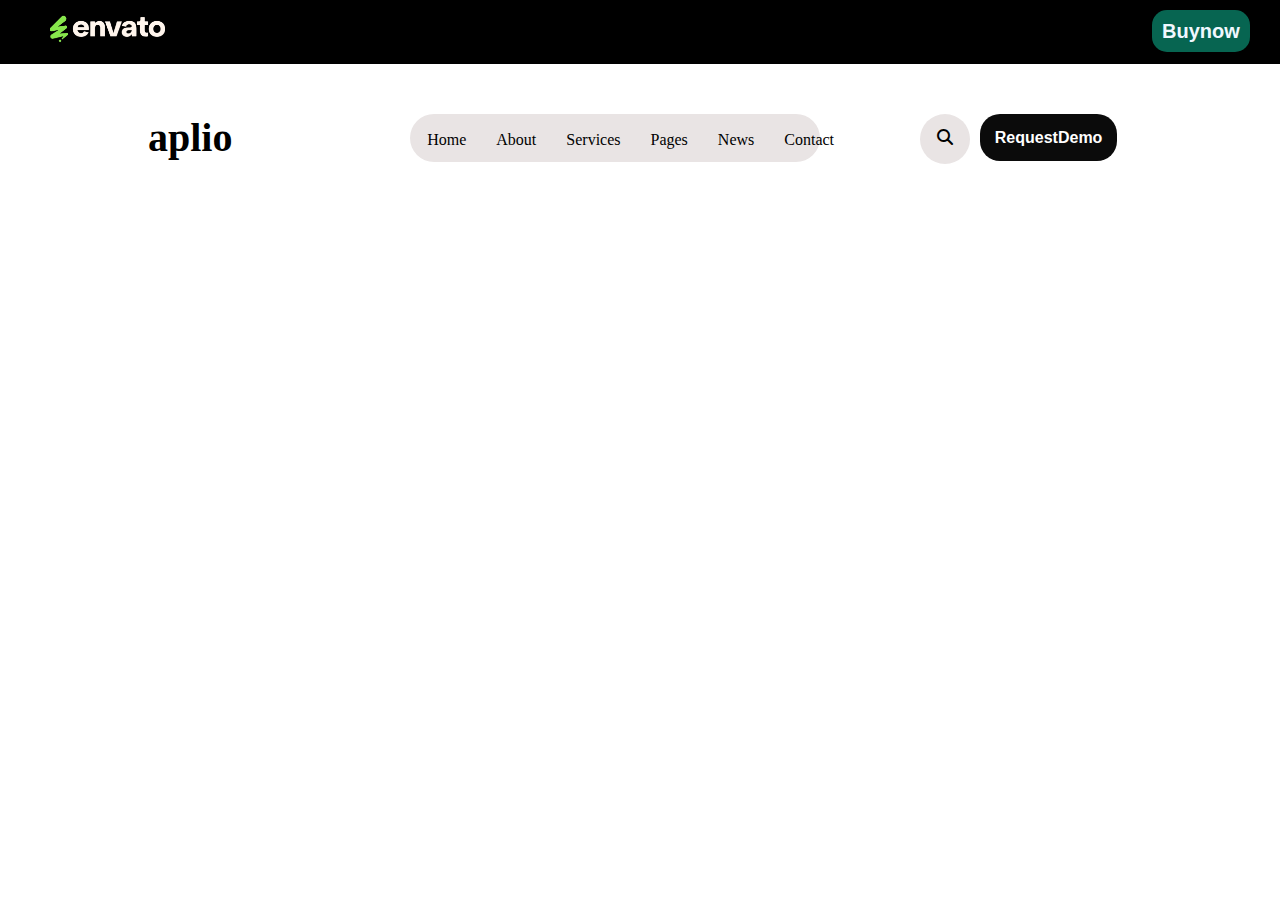
<file: assigmnent 4/index.html>
<!DOCTYPE html>
<html lang="en">
  <head>
    <meta charset="UTF-8" />
    <meta name="viewport" content="width=device-width, initial-scale=1.0" />
    <link rel="stylesheet" href="https://cdnjs.cloudflare.com/ajax/libs/font-awesome/6.6.0/css/all.min.css">
    <link rel="stylesheet" href="style.css" />

    <title>Document</title>
  </head>
  <body>
    <div class="container">
      <div class="nav">
        <div class="logo">
          <img src="download.png" alt="" />
        </div>
      </div>

      <div class="cap">
        <a href="#" class="button" style="margin-top: 50px">Buynow</a>
      </div>
    </div>

<div class="inner">
<div class="part1">
    <h2>aplio</h2>
</div>
<div class="part2">
    <ul  class="list">
        <li><a href="#">Home</a></li>
        <li><a href="#">About</a></li>
        <li><a href="#">Services</a></li>
        <li><a href="#">Pages</a></li>
        <li><a href="#">News</a></li>
        <li><a href="#">Contact</a></li>
      </ul>
</div>
<div class="part3">
    <div class="search">
        <i class="fa-solid fa-magnifying-glass fa-5s"></i>  
    </div>
    <div class="btn1">
       <a href="#" class="btn">RequestDemo</a>
    </div>
</div>
</div>
</div>
  </body>
</html>
</file>
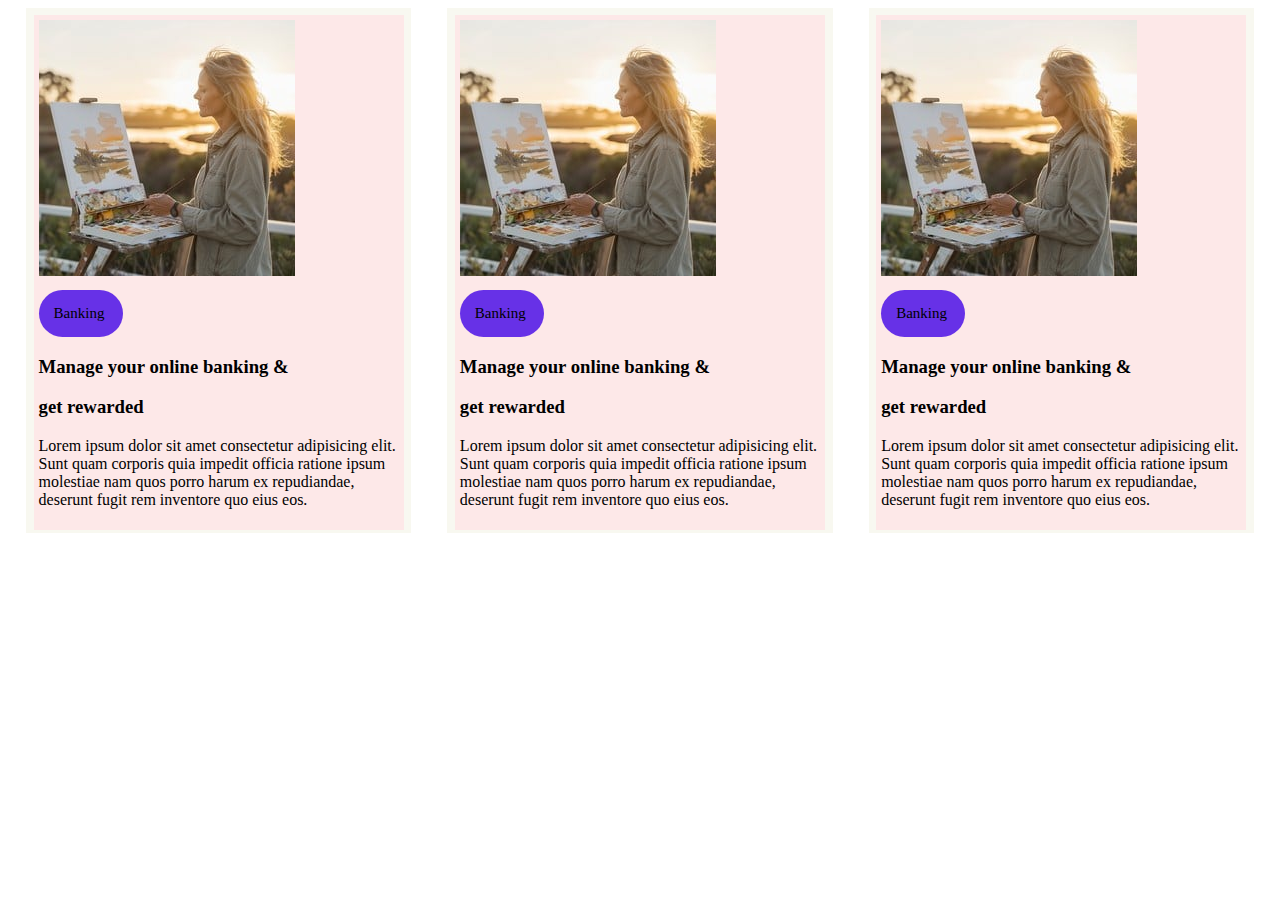
<file: assigmnent3/index.html>
<!DOCTYPE html>
<html lang="en">
  <head>
    <meta charset="UTF-8" />
    <meta name="viewport" content="width=device-width, initial-scale=1.0" />
    <title>Document</title>
    <link rel="stylesheet" href="style.css" />
  </head>
  <body>
    <div class="inner">
      <!-- 1 -->
      <div class="float-container">
        
      
          <div class="float-child">
            <img src="artist-painting-outdoors-stockcake.jpg" alt="">
            
            <div class="button">
              <a>Banking</a> 
            </div>
            <h3>Manage your online banking &</h3>
            <h3>get rewarded</h3>
          
            <p>Lorem ipsum dolor sit amet consectetur adipisicing elit. Sunt quam corporis quia impedit officia ratione ipsum molestiae nam quos porro harum ex repudiandae, deserunt fugit rem inventore quo eius eos.</p>
              </div>
          
          </div>
        

          <!-- 2 -->
        
          <div class="float-container">
      
            <div class="float-child">
              <img src="artist-painting-outdoors-stockcake.jpg" alt="">
              
              <div class="button">
                <a>Banking</a> 
              </div>
              <h3>Manage your online banking &</h3>
              <h3>get rewarded</h3>
            
              <p>Lorem ipsum dolor sit amet consectetur adipisicing elit. Sunt quam corporis quia impedit officia ratione ipsum molestiae nam quos porro harum ex repudiandae, deserunt fugit rem inventore quo eius eos.</p>
                </div>
            
            </div>
              <!-- 3 -->
              <div class="float-container">
      
                  <div class="float-child">
                    <img src="artist-painting-outdoors-stockcake.jpg" alt="">
                    
                    <div class="button">
                      <a>Banking</a> 
                    </div>
                    <h3>Manage your online banking &</h3>
                    <h3>get rewarded</h3>
                  
                    <p>Lorem ipsum dolor sit amet consectetur adipisicing elit. Sunt quam corporis quia impedit officia ratione ipsum molestiae nam quos porro harum ex repudiandae, deserunt fugit rem inventore quo eius eos.</p>
                      </div>
                  
                  </div>
                  </div>
                  
                     
      
      
    
  </body>
</html>
</file>
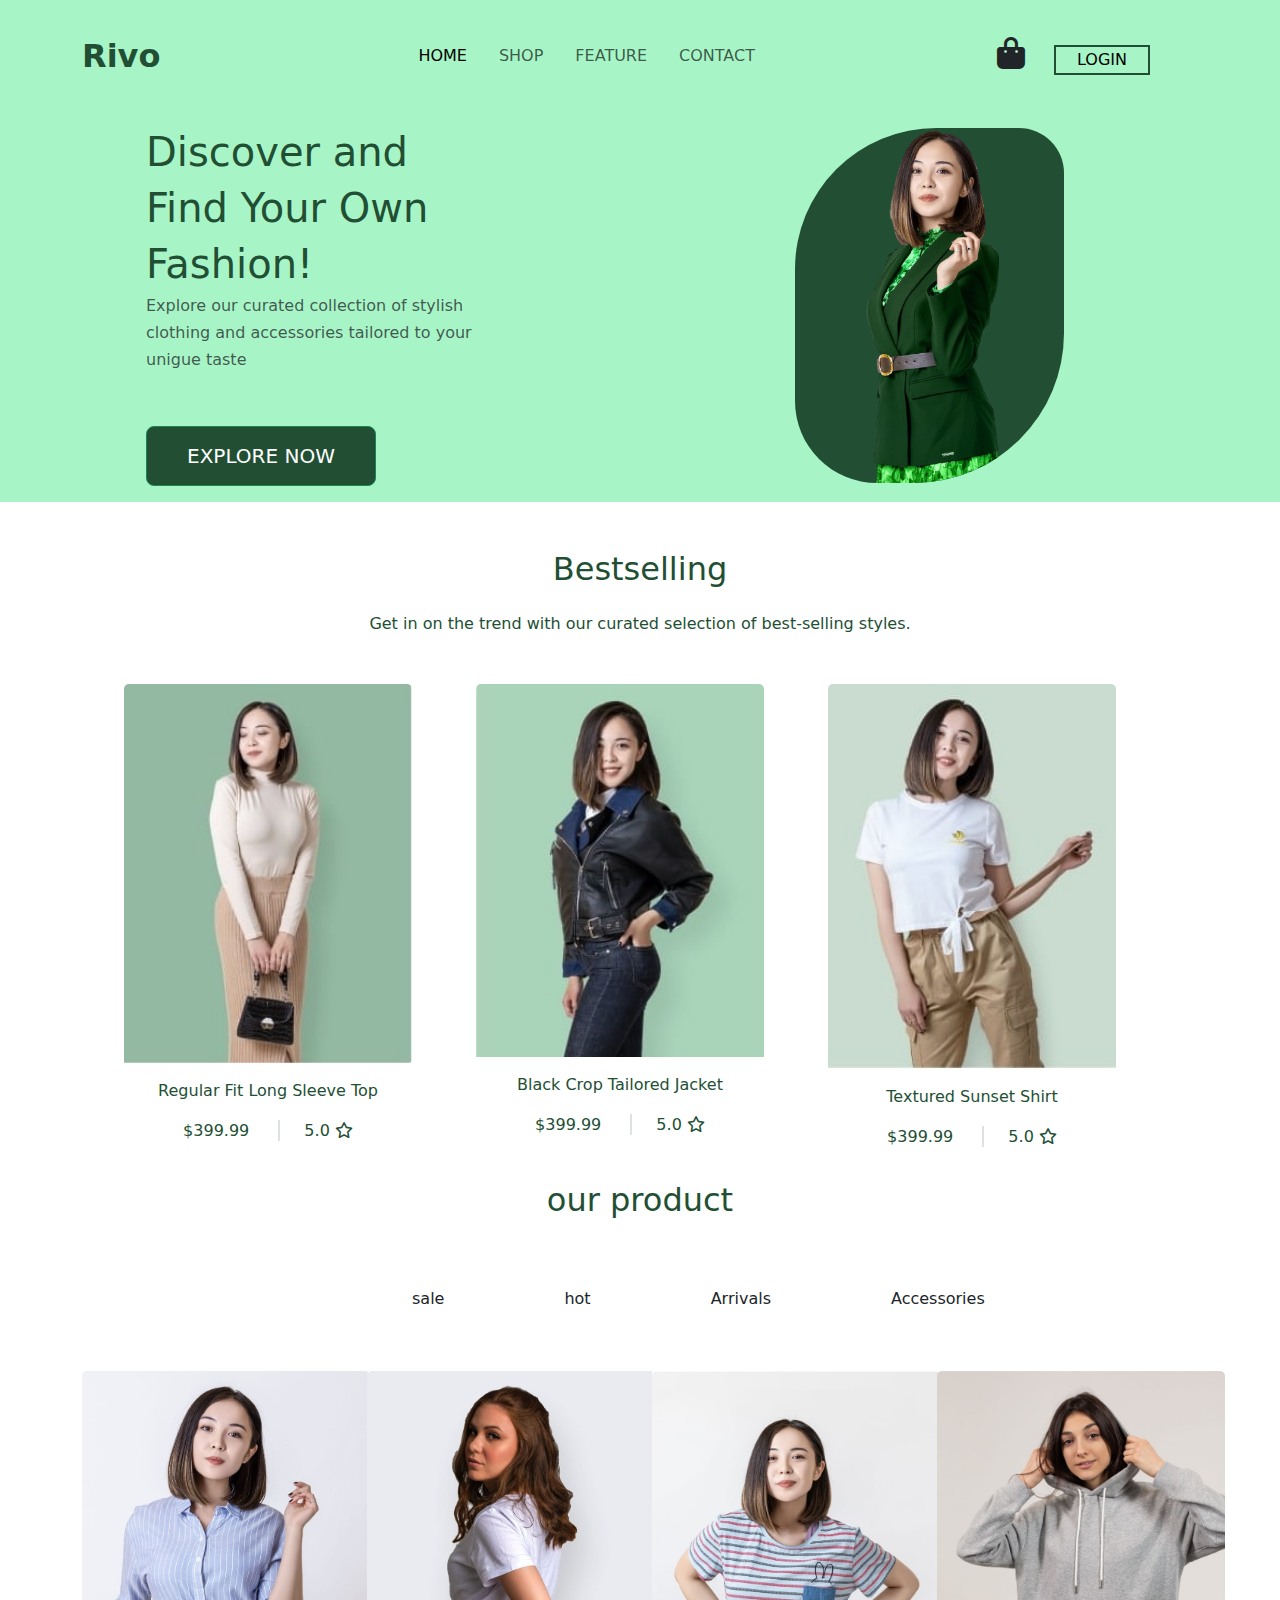
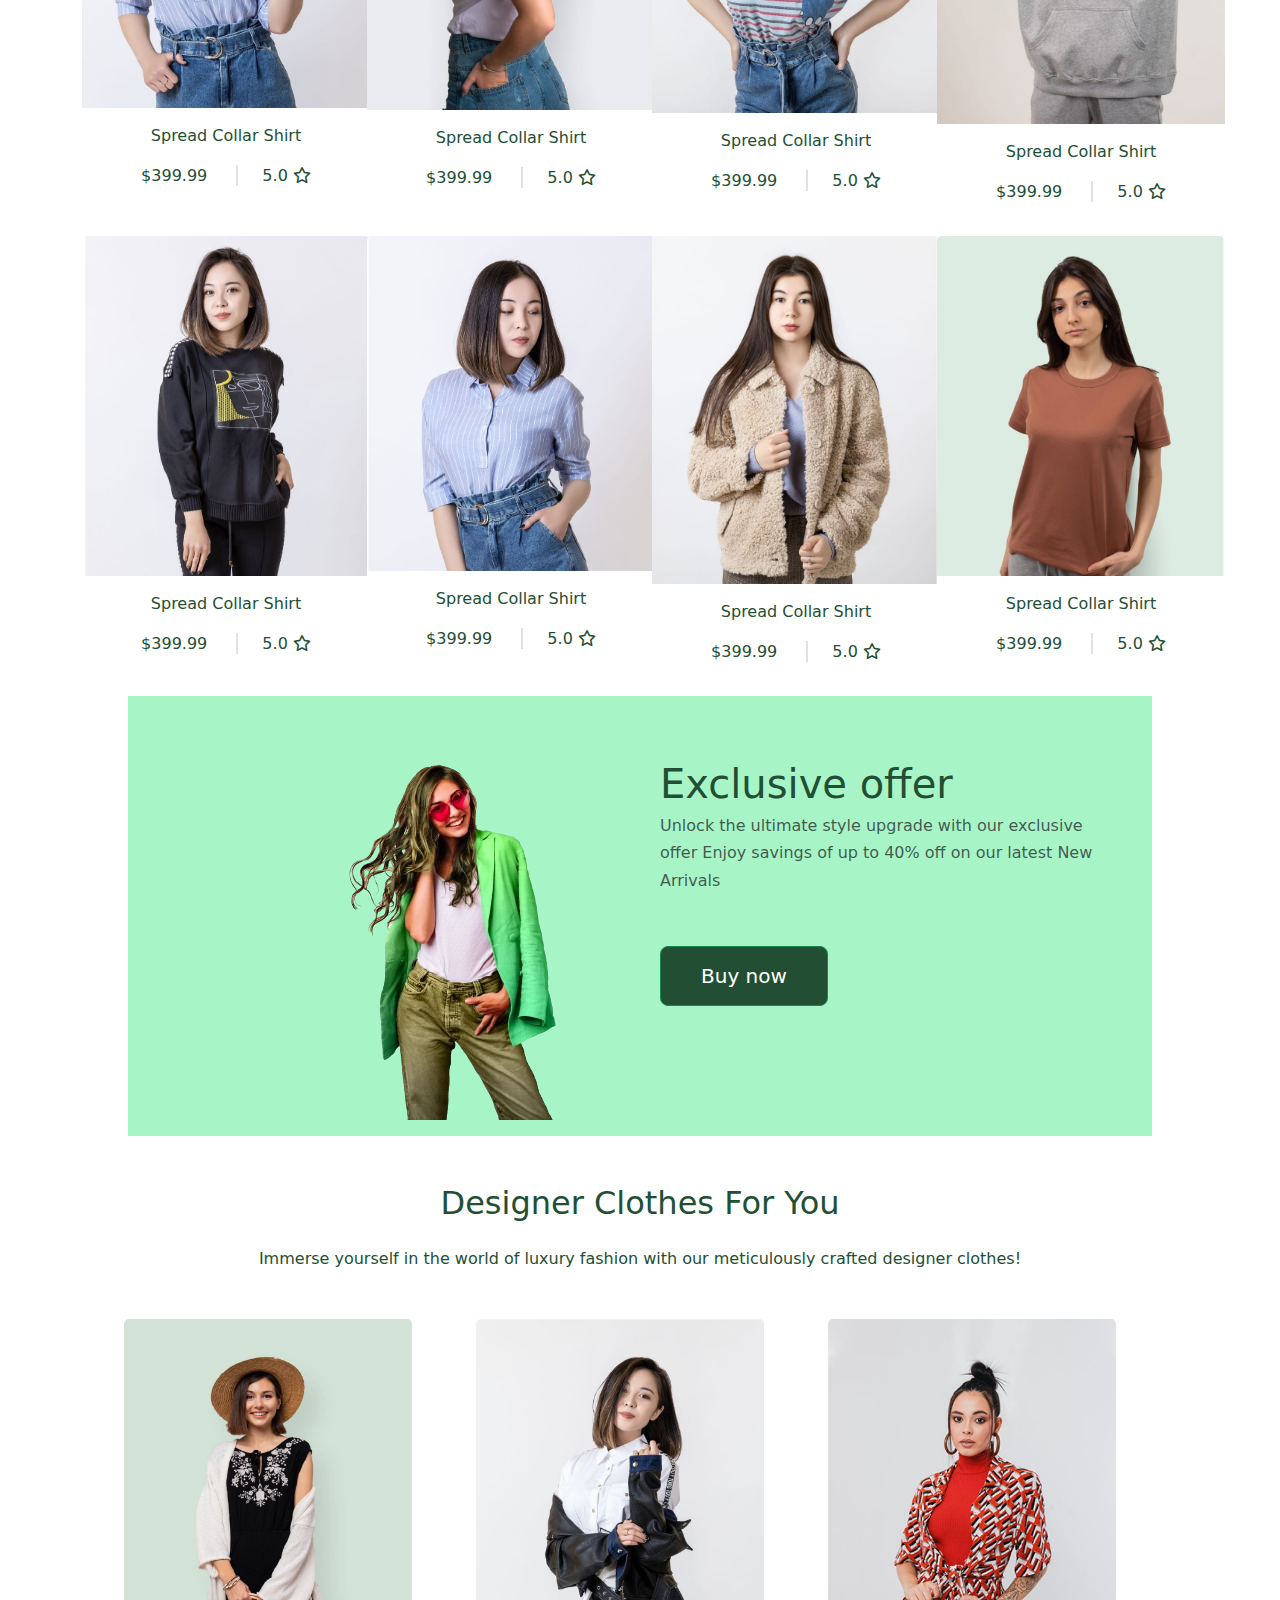
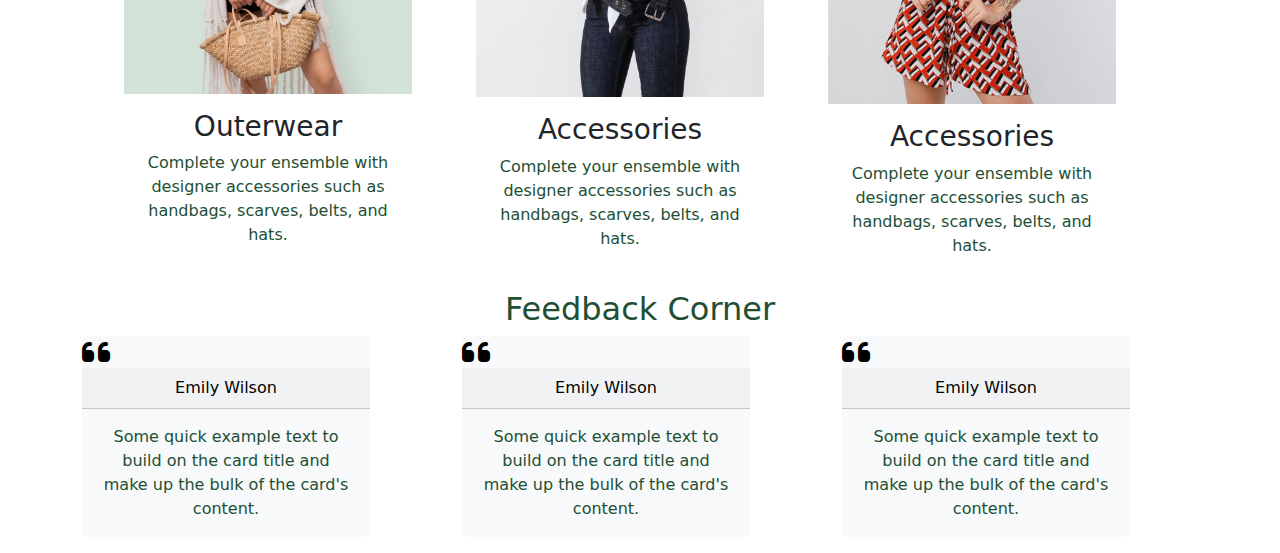
<file: assigmnent6/index.html>
<!DOCTYPE html>
<html lang="en">
  <head>
    <meta charset="UTF-8" />
    <meta name="viewport" content="width=device-width, initial-scale=1.0" />
    <link
      rel="stylesheet"
      href="https://cdnjs.cloudflare.com/ajax/libs/font-awesome/6.6.0/css/all.min.css"
    />
    <link rel="stylesheet" href="style.css" />
    <link
      href="https://cdn.jsdelivr.net/npm/bootstrap@5.3.3/dist/css/bootstrap.min.css"
      rel="stylesheet"
      integrity="sha384-QWTKZyjpPEjISv5WaRU9OFeRpok6YctnYmDr5pNlyT2bRjXh0JMhjY6hW+ALEwIH"
      crossorigin="anonymous"
    />

    <title>assignment6</title>
  </head>
  <body>
    <!-- <navbar> -->
    <nav class="navbar navbar-expand-lg">
      <div class="container">
        <a class="navbar-brand" href="#">Rivo</a>
        <button
          class="navbar-toggler"
          type="button"
          data-bs-toggle="collapse"
          data-bs-target="#navbarSupportedContent"
          aria-controls="navbarSupportedContent"
          aria-expanded="false"
          aria-label="Toggle navigation"
        >
          <span class="navbar-toggler-icon">Rivo</span>
        </button>
        <div class="collapse navbar-collapse" id="navbarSupportedContent">
          <ul class="navbar-nav m-auto">
            <li class="nav-item">
              <a class="nav-link active p-lg-3" aria-current="page" href="#"
                >HOME</a
              >
            </li>
            <li class="nav-item">
              <a class="nav-link p-lg-3" href="#">SHOP</a>
            </li>
            <li class="nav-item">
              <a class="nav-link p-lg-3" href="#">FEATURE</a>
            </li>
            <li class="nav-item">
              <a class="nav-link p-lg-3" href="#">CONTACT</a>
            </li>
          </ul>
        </div>
        <div class="me-5">
          <i class="fa-solid fa-bag-shopping fa-2x me-4"></i>
          <!-- <i class="fa-thin fa-bag-shopping fa4x"></i> -->
          <button class="button" type="submit">LOGIN</button>
        </div>
      </div>
    </nav>
    <!-- </navbar> -->
    <!-- <backgroung> -->
    <div class="p-3 mb-2 background">
      <div class="container text-center">
        <div class="row ms-1">
          <div class="col-sm-6 \">
            <div class="header ms-5">
              <h1>Discover and</h1>
              <h1>Find Your Own</h1>
              <h1>Fashion!</h1>
              <h6 class="text-muted">
                Explore our curated collection of stylish
              </h6>
              <h6 class="text-muted">
                clothing and accessories tailored to your
              </h6>
              <h6 class="text-muted">unigue taste</h6>
              <div
                class="btn-group btn-group-lg"
                role="group"
                aria-label="Large button group"
              >
                <button type="button" class="btn btn-success mt-5">
                  EXPLORE NOW
                </button>
              </div>
            </div>
          </div>
          <div class="col-sm-6" ;>
            <div class="inner">
              <img id="img1" src="img/head-removebg-preview (1).png" alt="" />
            </div>
          </div>
        </div>
      </div>
    </div>
    <!-- </background> -->
    <!-- <bestselling> -->
    <section>
      <h2 class="mt-5">Bestselling</h2>
      <p class="mt-4">
        Get in on the trend with our curated selection of best-selling styles.
      </p>
      <div class="row mt-5 mx-5">
        <div class="col-6 col-md-4">
          <div class="card" style="width: 18rem">
            <img src="img/img3.jpg" class="card-img-top" alt="..." />
            <div class="card-body">
              <p class="card-text">Regular Fit Long Sleeve Top</p>
              <p class="cap">
                $399.99 <span class="border mx-4"></span> 5.0
                <i class="fa-regular fa-star"></i>
              </p>
            </div>
          </div>
        </div>
        <div class="col-6 col-md-4">
          <div class="card" style="width: 18rem">
            <img src="img/img2.jpg" class="card-img-top" alt="..." />
            <div class="card-body">
              <p class="card-text">Black Crop Tailored Jacket</p>
              <p class="cap">
                $399.99 <span class="border mx-4"></span> 5.0
                <i class="fa-regular fa-star"></i>
              </p>
            </div>
          </div>
        </div>
        <div class="col-6 col-md-4">
          <div class="card" style="width: 18rem">
            <img src="img/img1.jpg" class="card-img-top" alt="..." />
            <div class="card-body">
              <p class="card-text">Textured Sunset Shirt</p>
              <p class="cap">
                $399.99 <span class="border mx-4"></span> 5.0
                <i class="fa-regular fa-star"></i>
              </p>
            </div>
          </div>
        </div>
      </div>
    </section>
    <!-- </best selling> -->
    <!-- <our product> -->
    <h2>our product</h2>
    <div class="lists">
      <ul class="list">
        <li class="item">sale</li>
        <li class="item">hot</li>
        <li class="item">Arrivals</li>
        <li class="item">Accessories</li>
      </ul>
    </div>
    <div class="container text-center">
      <div class="row row-cols-4">
        <div class="col-3">
          <div class="card" style="width: 18rem">
            <img src="img2/1.jpg" class="card-img-top" alt="..." />
            <div class="card-body">
              <p class="card-text">Spread Collar Shirt</p>
              <p class="cap">
                $399.99 <span class="border mx-4"></span> 5.0
                <i class="fa-regular fa-star"></i>
              </p>
            </div>
          </div>
        </div>
        <div class="col-3">
          <div class="card" style="width: 18rem">
            <img src="img2/2.jpg" class="card-img-top" alt="..." />
            <div class="card-body">
              <p class="card-text">Spread Collar Shirt</p>
              <p class="cap">
                $399.99 <span class="border mx-4"></span> 5.0
                <i class="fa-regular fa-star"></i>
              </p>
            </div>
          </div>
        </div>
        <div class="col-3">
          <div class="card" style="width: 18rem">
            <img src="img2/3.jpg" class="card-img-top" alt="..." />
            <div class="card-body">
              <p class="card-text">Spread Collar Shirt</p>
              <p class="cap">
                $399.99 <span class="border mx-4"></span> 5.0
                <i class="fa-regular fa-star"></i>
              </p>
            </div>
          </div>
        </div>
        <div class="col-3">
          <div class="card" style="width: 18rem">
            <img src="img2/4.jpg" class="card-img-top" alt="..." />
            <div class="card-body">
              <p class="card-text">Spread Collar Shirt</p>
              <p class="cap">
                $399.99 <span class="border mx-4"></span> 5.0
                <i class="fa-regular fa-star"></i>
              </p>
            </div>
          </div>
        </div>
      </div>
    </div>
    <div class="container text-center">
      <div class="row row-cols-4">
        <div class="col-3">
          <div class="card" style="width: 18rem">
            <img src="img2/5.jpg" class="card-img-top" alt="..." />
            <div class="card-body">
              <p class="card-text">Spread Collar Shirt</p>
              <p class="cap">
                $399.99 <span class="border mx-4"></span> 5.0
                <i class="fa-regular fa-star"></i>
              </p>
            </div>
          </div>
        </div>
        <div class="col-3">
          <div class="card" style="width: 18rem">
            <img src="img2/6.jpg" class="card-img-top" alt="..." />
            <div class="card-body">
              <p class="card-text">Spread Collar Shirt</p>
              <p class="cap">
                $399.99 <span class="border mx-4"></span> 5.0
                <i class="fa-regular fa-star"></i>
              </p>
            </div>
          </div>
        </div>
        <div class="col-3">
          <div class="card" style="width: 18rem">
            <img src="img2/7.jpg" class="card-img-top" alt="..." />
            <div class="card-body">
              <p class="card-text">Spread Collar Shirt</p>
              <p class="cap">
                $399.99 <span class="border mx-4"></span> 5.0
                <i class="fa-regular fa-star"></i>
              </p>
            </div>
          </div>
        </div>
        <div class="col-3">
          <div class="card" style="width: 18rem">
            <img src="img2/8.jpg" class="card-img-top" alt="..." />
            <div class="card-body">
              <p class="card-text">Spread Collar Shirt</p>
              <p class="cap">
                $399.99 <span class="border mx-4"></span> 5.0
                <i class="fa-regular fa-star"></i>
              </p>
            </div>
          </div>
        </div>
      </div>
    </div>
    <!-- </our product> -->
 <!-- <cover> -->
  <div class="cover">
  <div class="p-3 mb-2 ">
     
      <div class="row ms-1">
        <div class="col-sm-6" ;>
          <div class="inner">
            <img src="img2/13.png" alt="" />
          </div>
        </div>
        <div class="col-sm-6 \">
          <div class="header mt-5">
            <h1>Exclusive offer</h1>
        
            <h6 class="text-muted">
              Unlock the ultimate style upgrade with our exclusive 
            </h6>
            <h6 class="text-muted">
              offer Enjoy savings of up to 40% off on our latest New
            </h6>
            <h6 class="text-muted">Arrivals</h6>
            <div
              class="btn-group btn-group-lg "
              role="group"
              aria-label="Large button group"
            >
              <button type="button" class="btn btn-success mt-5">
                Buy now
              </button>
            </div>
          </div>
        </div>
        
      </div>
    </div>
  </div>
<!-- </cover> -->
    <!--< Designer Clothes For You> -->
    <section>
      <h2 class="mt-5">Designer Clothes For You</h2>
      <p class="mt-4">
        Immerse yourself in the world of luxury fashion with our meticulously
        crafted designer clothes!
      </p>
      <div class="row mt-5 mx-5">
        <div class="col-6 col-md-4">
          <div class="card" style="width: 18rem">
            <img
              src="img2/IMG-20240728-WA0014.jpg"
              class="card-img-top"
              alt="..."
            />
            <div class="card-body">
              <h3>Outerwear</h3>
              <p>
                Complete your ensemble with designer accessories such as
                handbags, scarves, belts, and hats.
              </p>
            </div>
          </div>
        </div>
        <div class="col-6 col-md-4">
          <div class="card" style="width: 18rem">
            <img src="img2/10.jpg" class="card-img-top" alt="..." />
            <div class="card-body">
              <h3>Accessories</h3>
              <p>
                Complete your ensemble with designer accessories such as
                handbags, scarves, belts, and hats.
              </p>
            </div>
          </div>
        </div>
        <div class="col-6 col-md-4">
          <div class="card" style="width: 18rem">
            <img
              src="img2/IMG-20240728-WA0012.jpg"
              class="card-img-top"
              alt="..."
            />
            <div class="card-body">
              <h3>Accessories</h3>
              <p>
                Complete your ensemble with designer accessories such as
                handbags, scarves, belts, and hats.
              </p>
            </div>
          </div>
        </div>
      </div>
    </section>
    <!-- </Designer Clothes For You> -->
    <!-- Feedback Corner -->
     <div class="feedback">
      <h2> Feedback Corner</h2>
    <div class="container text-center">
      <div class="row">
        <div class="col-4">
          <div class="card text-bg-light mb-3" style="max-width: 18rem;">
            <i class="fa-solid fa-quote-left fa-2x  comma"></i>
            <div class="card-header">Emily Wilson</div>
            <div class="card-body">
              
              <p class="card-text">Some quick example text to build on the card title and make up the bulk of the card's content.</p>
            </div>
          </div>
        </div>
        <div class="col-4">
          <div class="card text-bg-light mb-3" style="max-width: 18rem;">
            <i class="fa-solid fa-quote-left fa-2x  comma"></i>
            <div class="card-header">Emily Wilson</div>
            <div class="card-body">
              
              <p class="card-text">Some quick example text to build on the card title and make up the bulk of the card's content.</p>
            </div>
          </div>
          
        </div>
        <div class="col-4">
          <div class="card text-bg-light mb-3" style="max-width: 18rem;">
            <i class="fa-solid fa-quote-left fa-2x  comma"></i>
            <div class="card-header">Emily Wilson</div>
            <div class="card-body">
              
              <p class="card-text">Some quick example text to build on the card title and make up the bulk of the card's content.</p>
            </div>
          </div>
          </div>
          
        </div>
      </div>
    </div>
  </div>
    <script
      src="https://cdn.jsdelivr.net/npm/bootstrap@5.3.3/dist/js/bootstrap.bundle.min.js"
      integrity="sha384-YvpcrYf0tY3lHB60NNkmXc5s9fDVZLESaAA55NDzOxhy9GkcIdslK1eN7N6jIeHz"
      crossorigin="anonymous"
    ></script>
  </body>
</html>
</file>
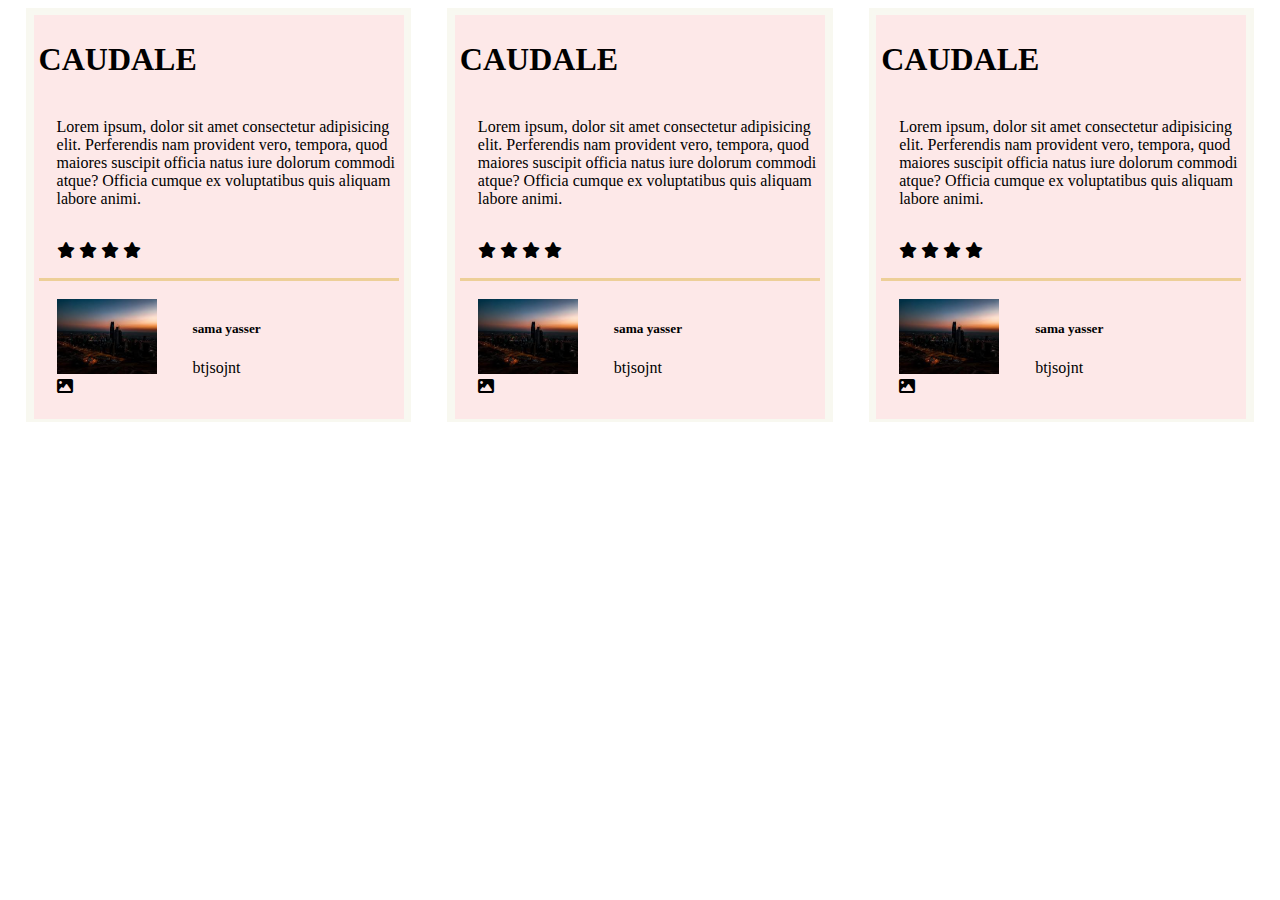
<file: assignment 2/index.html>
<!DOCTYPE html>
<html lang="en">
<head>
    <meta charset="UTF-8">
    <meta name="viewport" content="width=device-width, initial-scale=1.0">
    <title>Document</title>
    <link rel="stylesheet" href="https://cdnjs.cloudflare.com/ajax/libs/font-awesome/6.6.0/css/all.min.css">

    <link rel="stylesheet" href="style.css">
</head>
<body>
<div class="inner">
<div class="float-container">
    <div class="float-child">
        <h1>CAUDALE</h1>
        <p class="cap">Lorem ipsum, dolor sit amet consectetur adipisicing elit. Perferendis nam provident vero, tempora, quod maiores suscipit officia natus iure dolorum commodi atque? Officia cumque ex voluptatibus quis aliquam labore animi.</p>
        <div class="star">
        <i class="fa-solid fa-star"></i>
        <i class="fa-solid fa-star"></i>
        <i class="fa-solid fa-star"></i>
        <i class="fa-solid fa-star"></i>
        <i class="fa-light fa-star"></i>
        </div>
        <div class="bottom">
            <div class="logo">
             <img src="img/images (1).jpeg" alt="logo" width="100px ">
             <i class="fa-solid fa-image"></i>
            </div>
            <div class="cap">
            <h5>sama yasser</h5>
            <p>btjsojnt</p>
            </div>
        </div>
    
    </div>
    </div>
   
    <div class="float-container">

        <div class="float-child">
            <h1>CAUDALE</h1>
            <p class="cap">Lorem ipsum, dolor sit amet consectetur adipisicing elit. Perferendis nam provident vero, tempora, quod maiores suscipit officia natus iure dolorum commodi atque? Officia cumque ex voluptatibus quis aliquam labore animi.</p>
            <div class="star">
            <i class="fa-solid fa-star"></i>
            <i class="fa-solid fa-star"></i>
            <i class="fa-solid fa-star"></i>
            <i class="fa-solid fa-star"></i>
            <i class="fa-light fa-star"></i>
            </div>
            <div class="bottom">
                <div class="logo">
                 <img src="img/images (1).jpeg" alt="logo" width="100px ">
                 <i class="fa-solid fa-image"></i>
                </div>
                <div class="cap">
                <h5>sama yasser</h5>
                <p>btjsojnt</p>
                </div>
            </div>
        
        </div>
        </div>
        <div class="float-container">

            <div class="float-child">
                <h1>CAUDALE</h1>
                <p class="cap">Lorem ipsum, dolor sit amet consectetur adipisicing elit. Perferendis nam provident vero, tempora, quod maiores suscipit officia natus iure dolorum commodi atque? Officia cumque ex voluptatibus quis aliquam labore animi.</p>
                <div class="star">
                <i class="fa-solid fa-star"></i>
                <i class="fa-solid fa-star"></i>
                <i class="fa-solid fa-star"></i>
                <i class="fa-solid fa-star"></i>
                <i class="fa-light fa-star"></i>
                </div>
                <div class="bottom">
                    <div class="logo">
                     <img src="img/images (1).jpeg" alt="logo" width="100px ">
                     <i class="fa-solid fa-image"></i>
                    </div>
                    <div class="cap">
                    <h5>sama yasser</h5>
                    <p>btjsojnt</p>
                    </div>
                </div>
            
            </div>
            </div>
            </div>
               

</body>
</html>
</file>
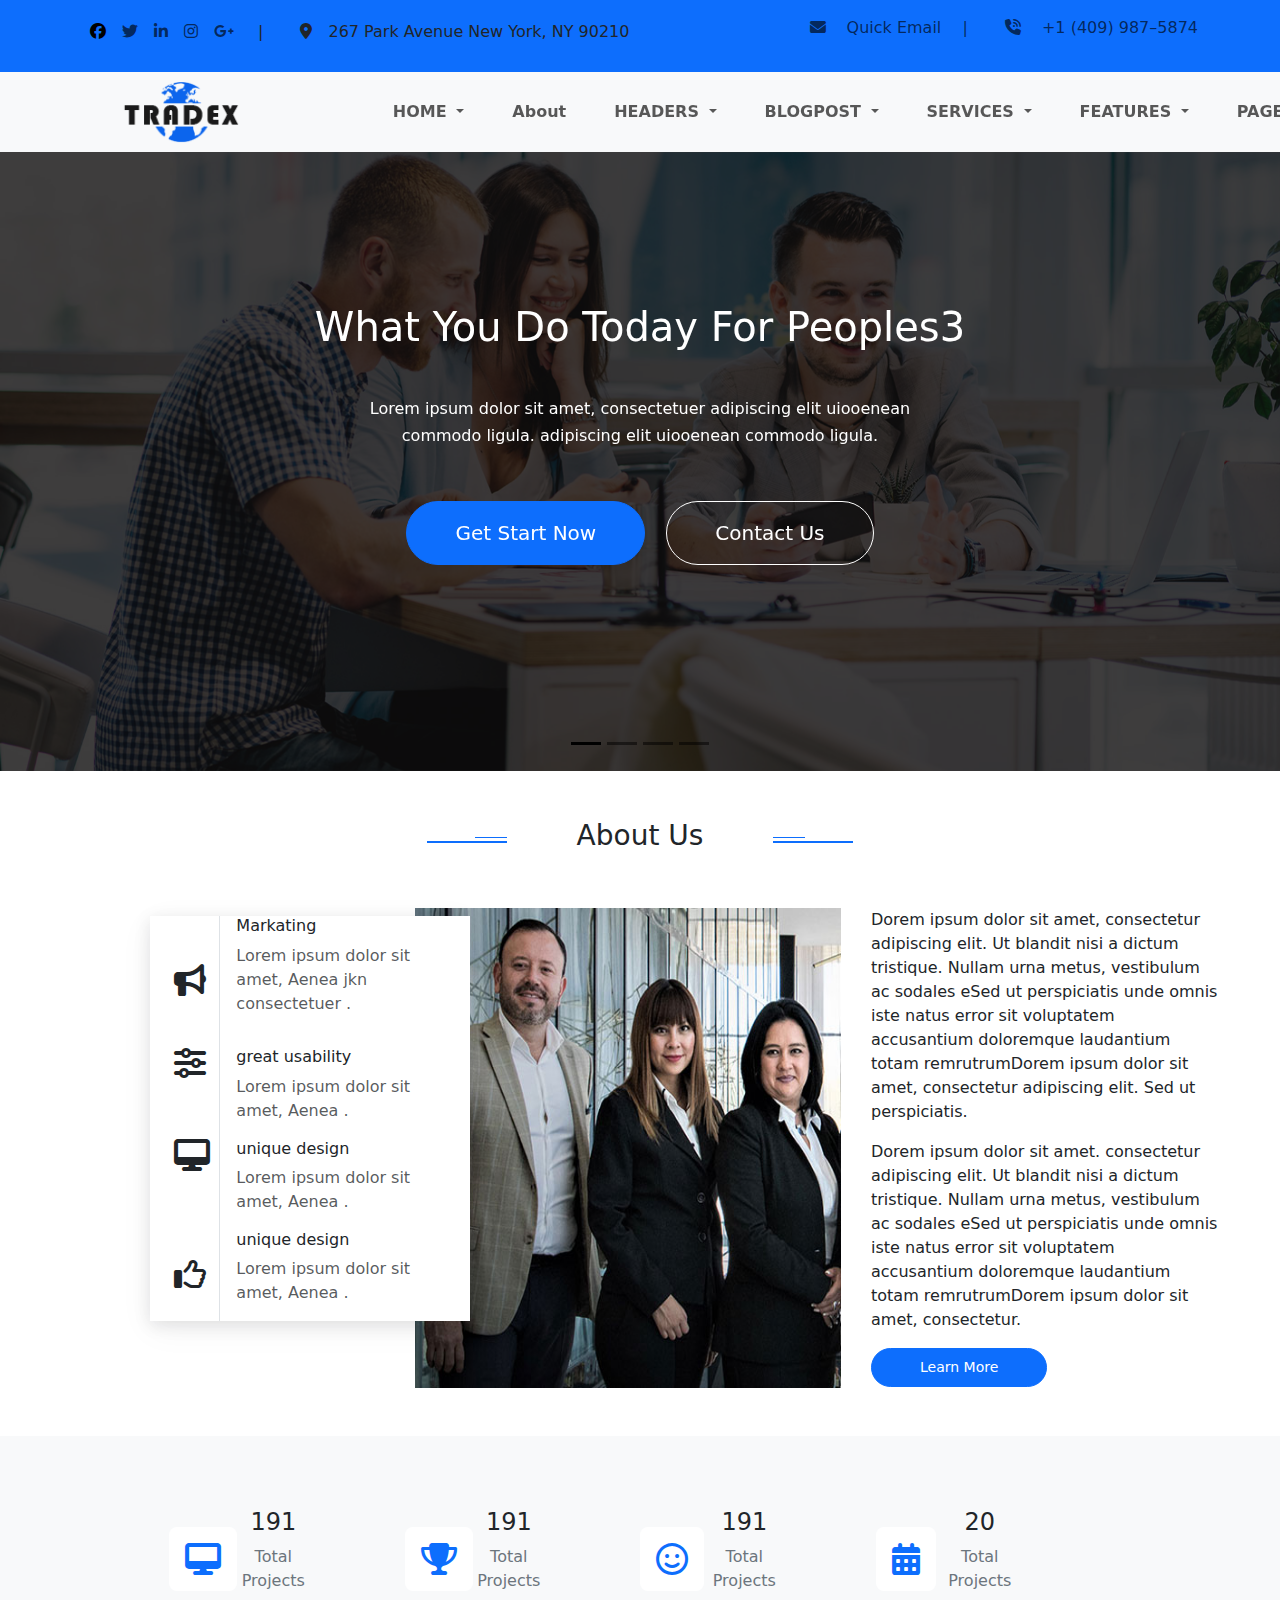
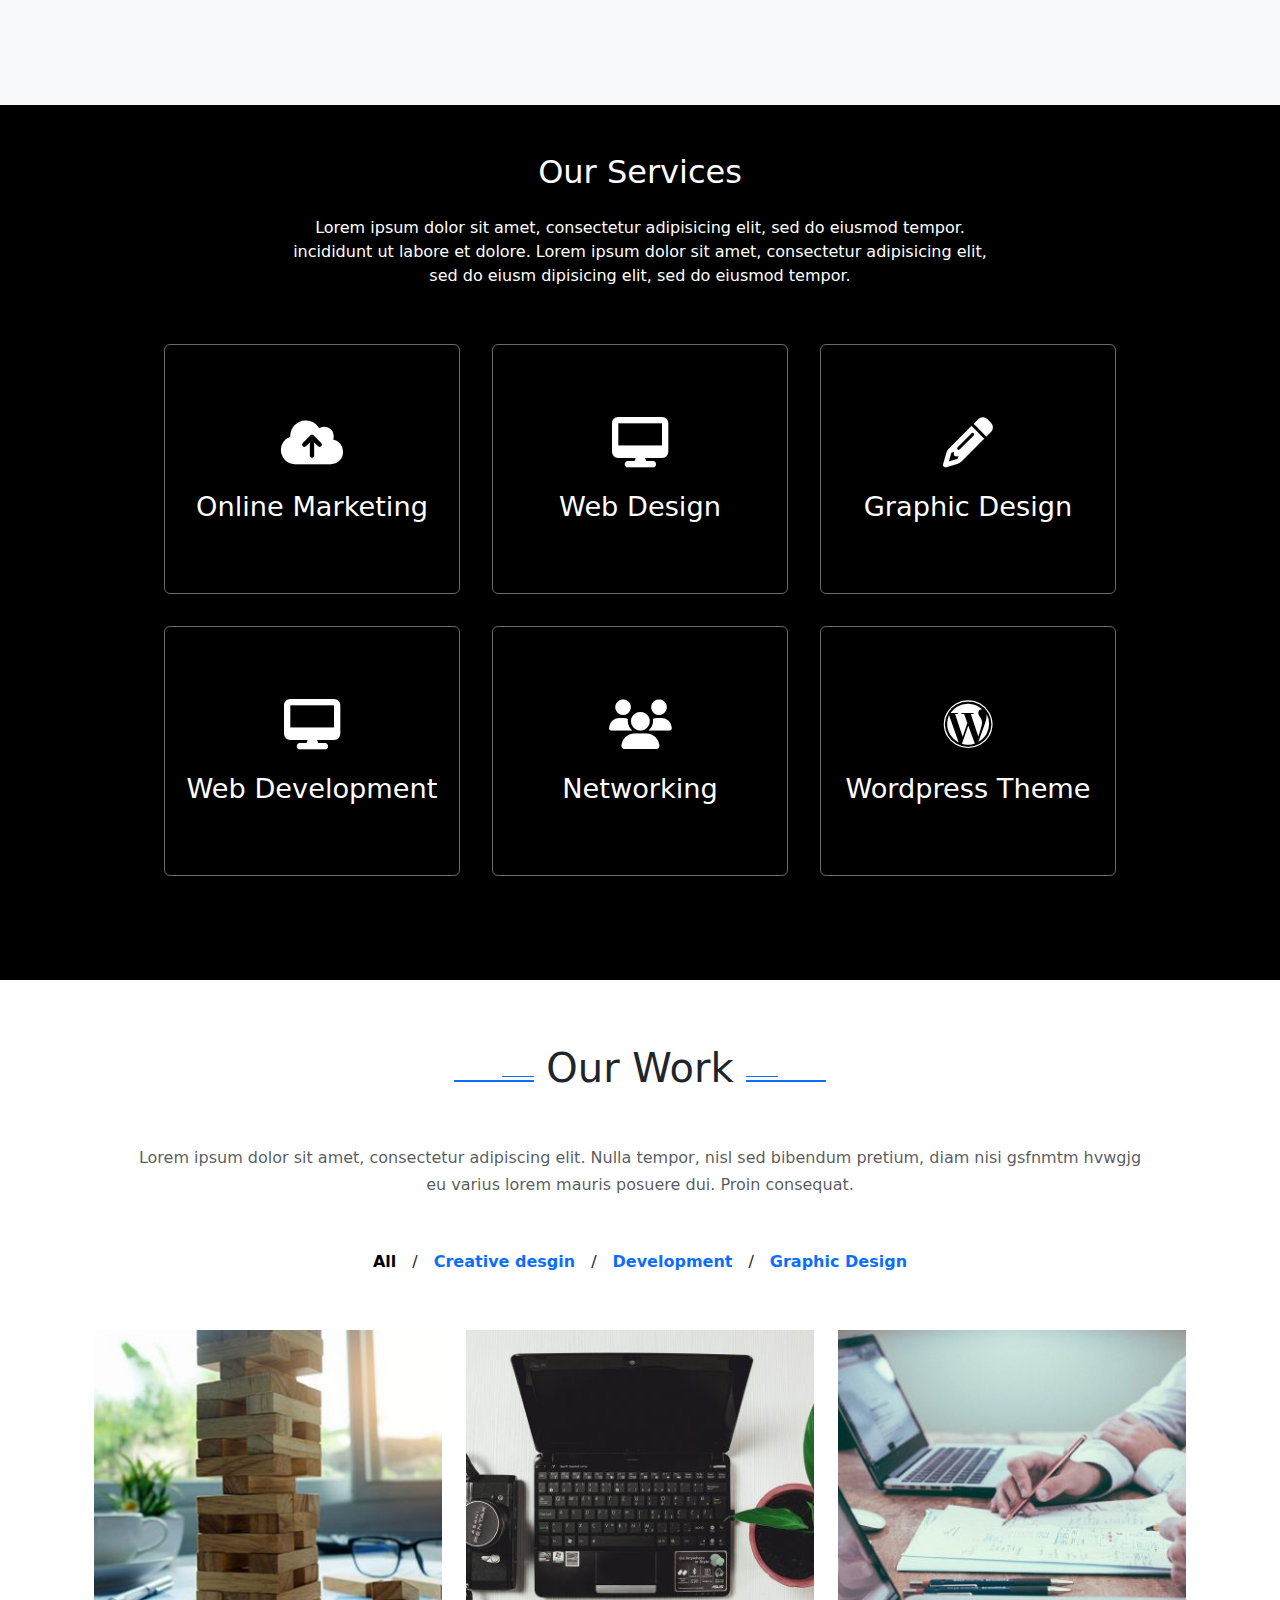
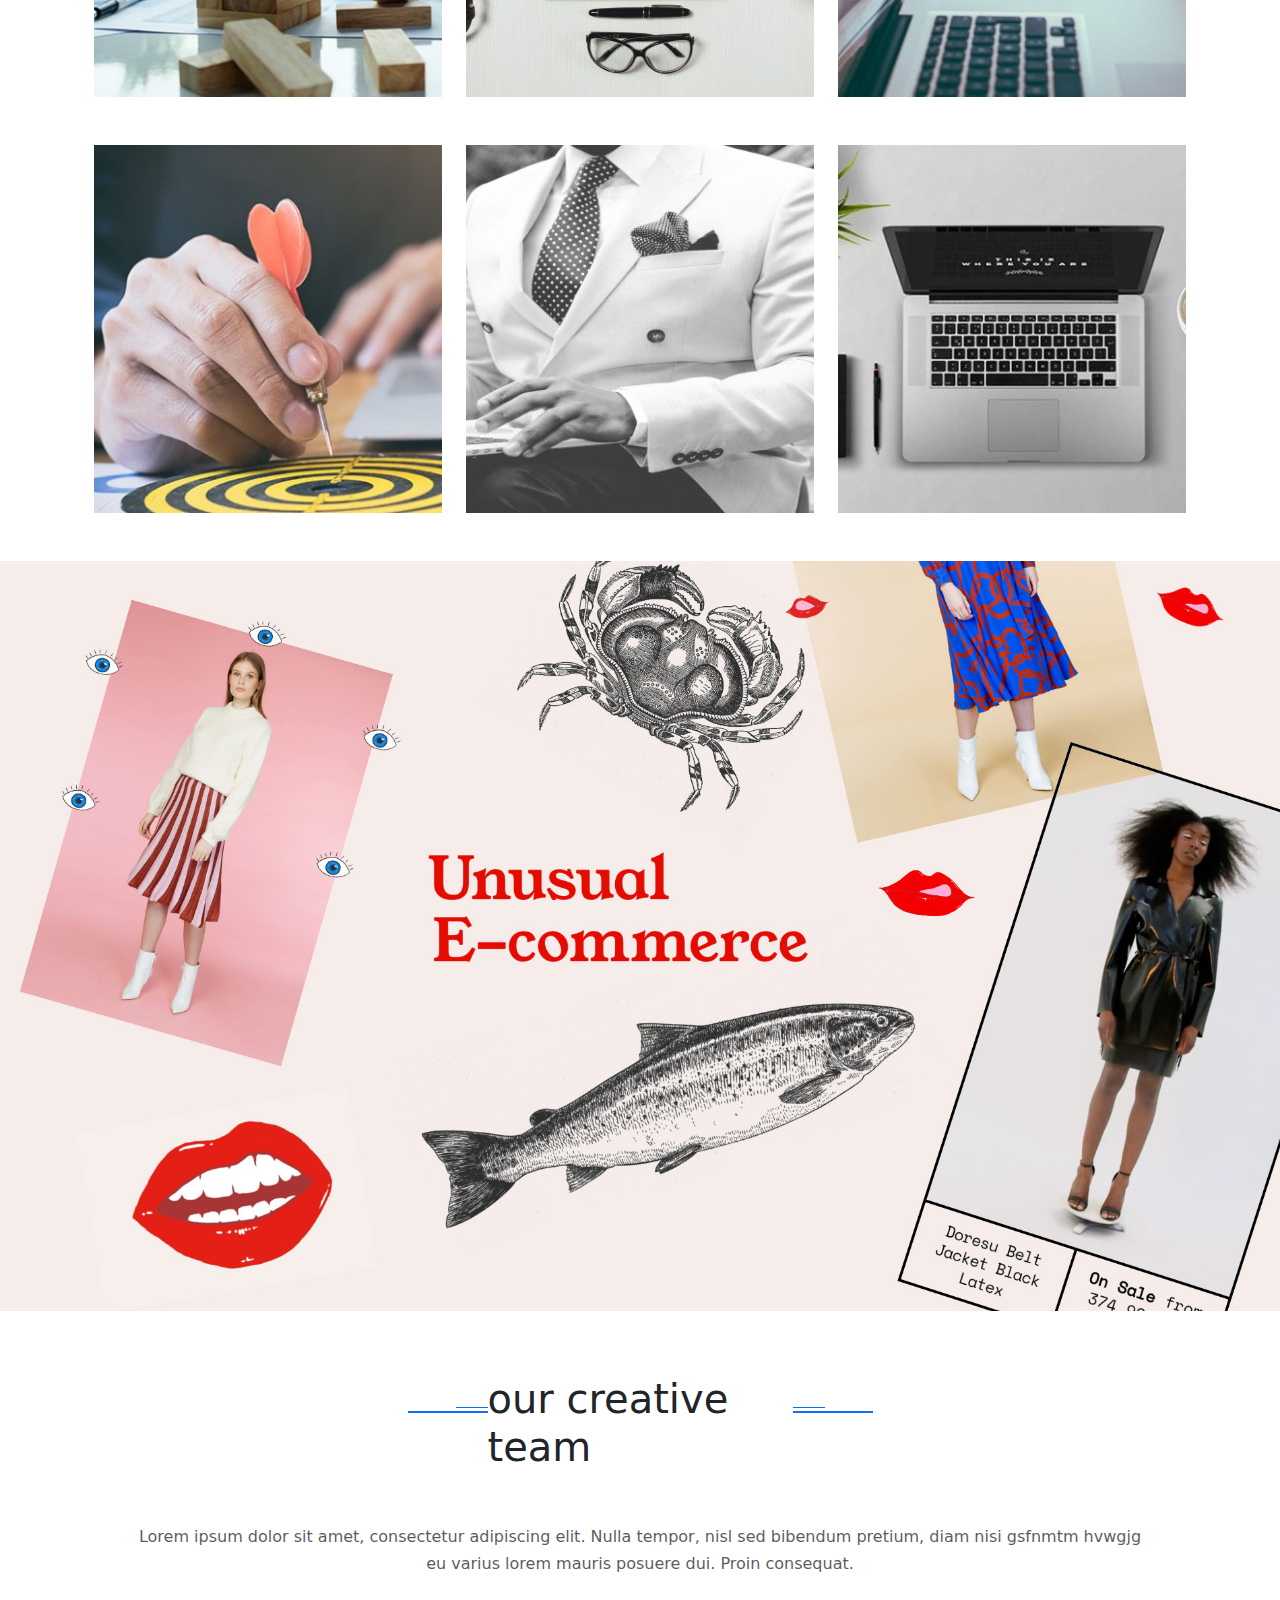
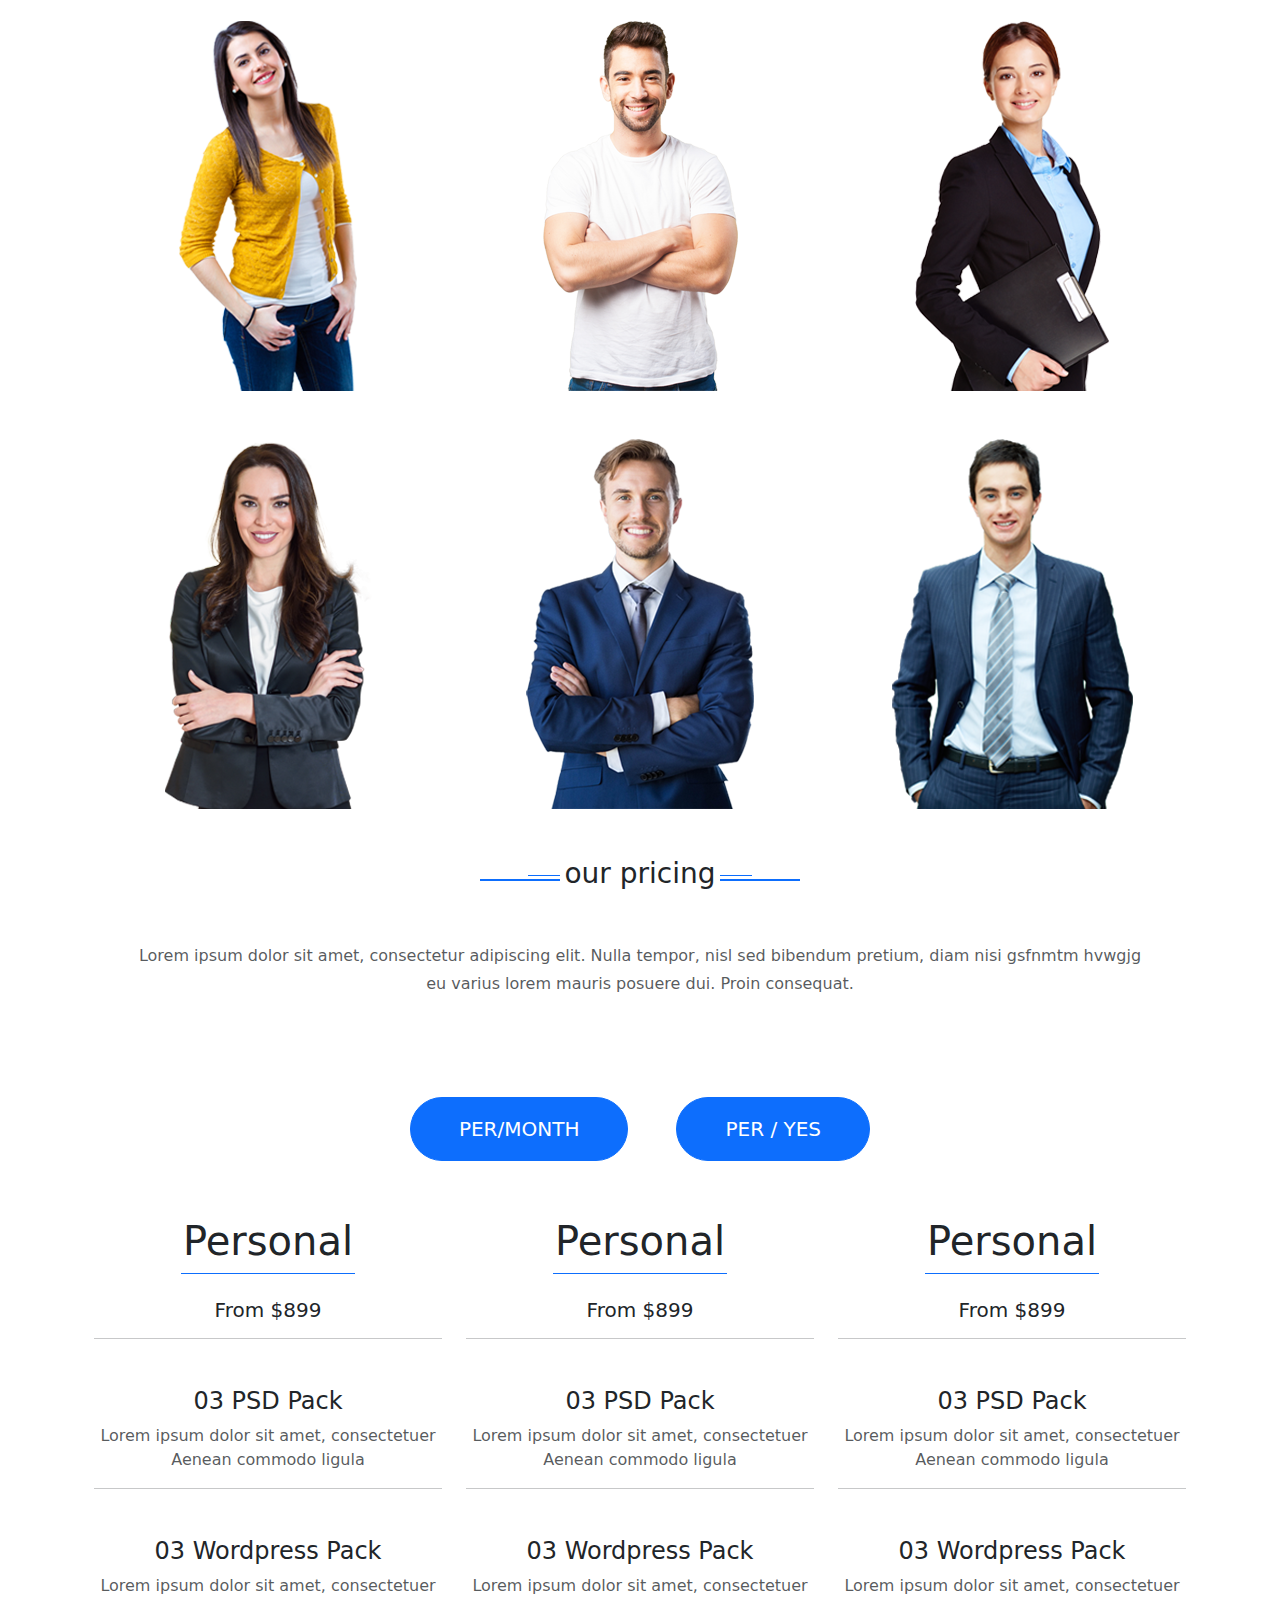
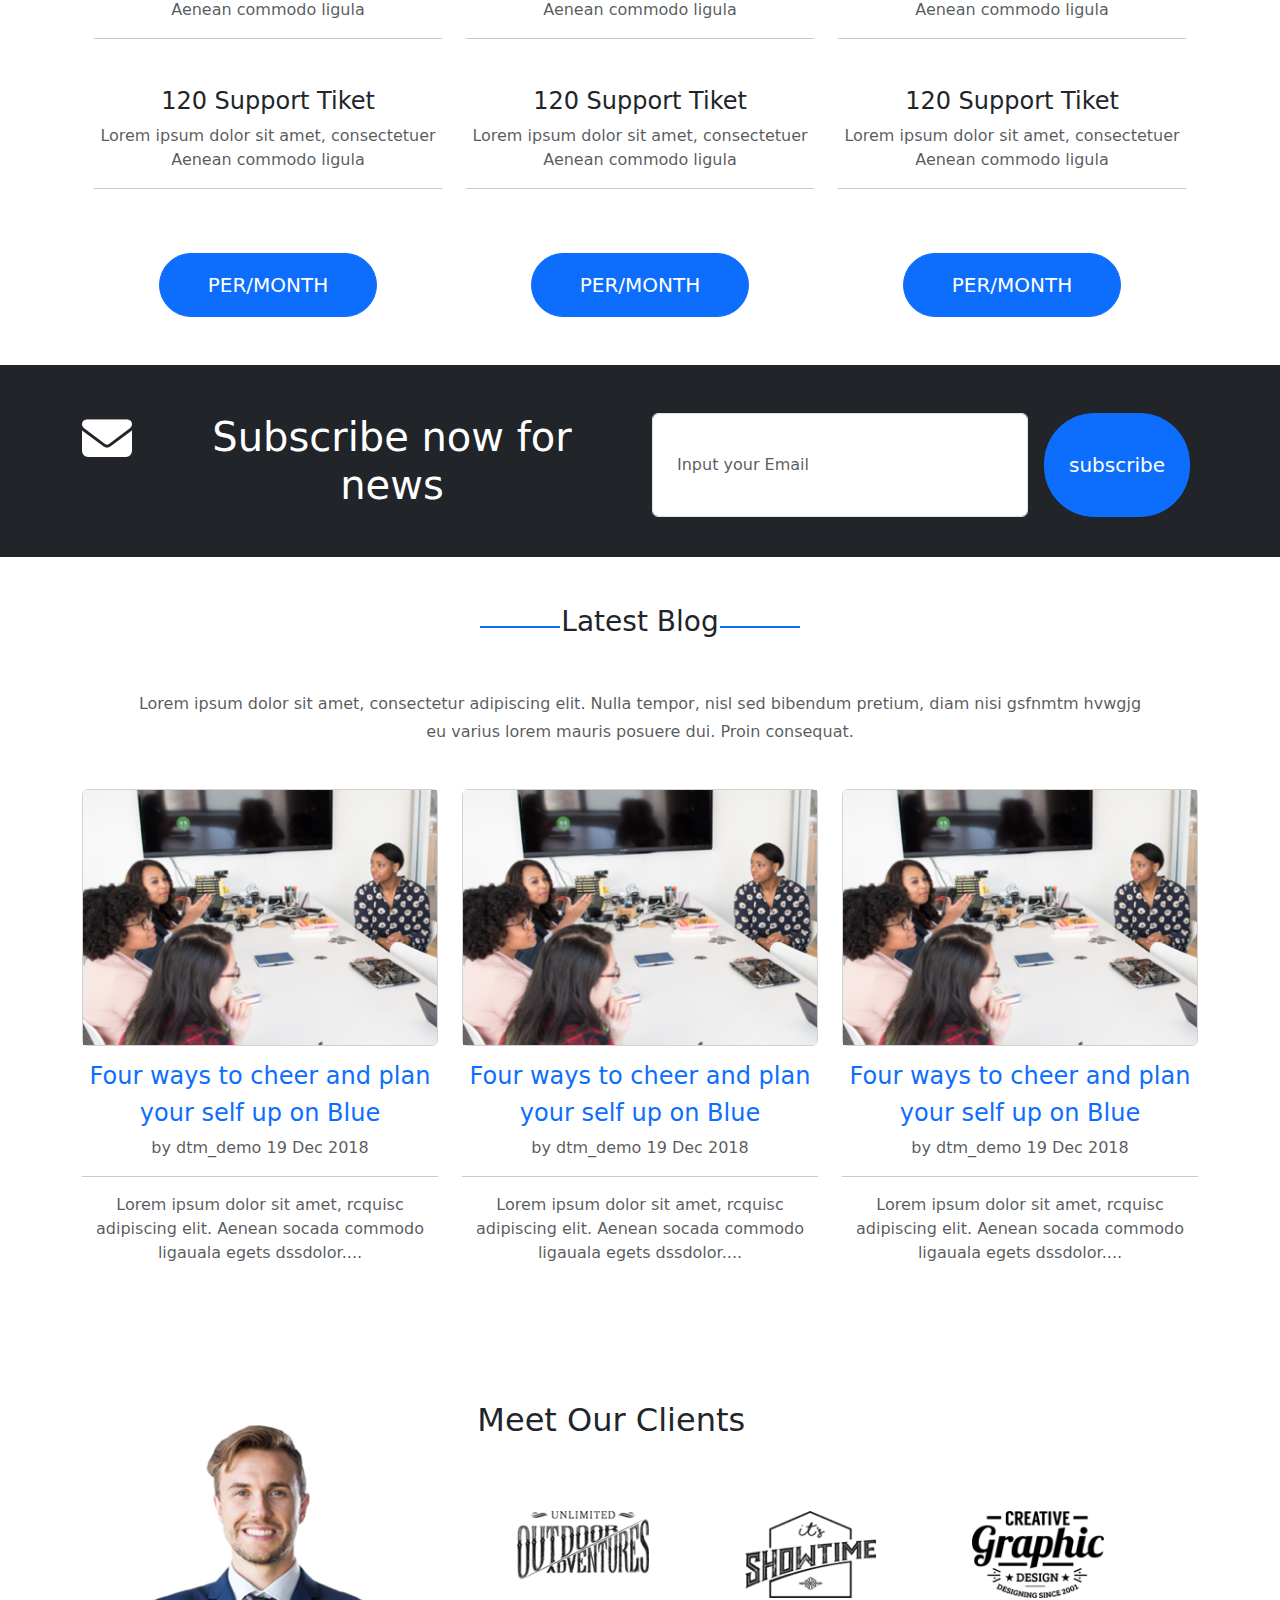
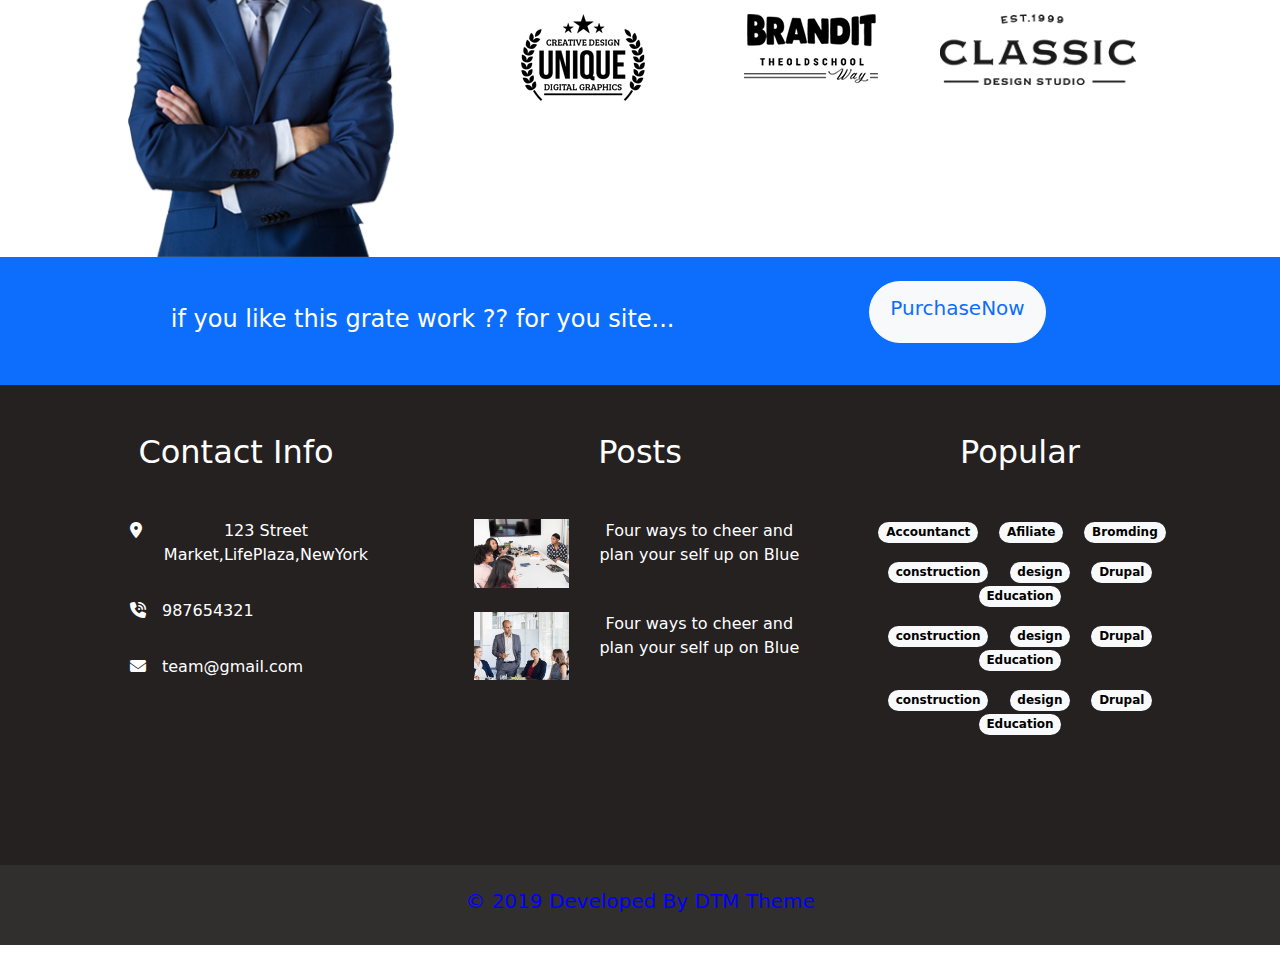
<file: project/index.html>
<!DOCTYPE html>
<html lang="en">
  <head>
    <meta charset="UTF-8" />
    <meta name="viewport" content="width=device-width, initial-scale=1.0" />
    <title>project</title>
    <link
      rel="stylesheet"
      href="https://cdnjs.cloudflare.com/ajax/libs/font-awesome/6.6.0/css/all.min.css"
    />
    <link rel="stylesheet" href="css/style.css" />
    <link
    rel="stylesheet"
    href="https://cdnjs.cloudflare.com/ajax/libs/animate.css/4.1.1/animate.min.css"
  />
    <link
      href="https://cdn.jsdelivr.net/npm/bootstrap@5.3.3/dist/css/bootstrap.min.css"
      rel="stylesheet"
      integrity="sha384-QWTKZyjpPEjISv5WaRU9OFeRpok6YctnYmDr5pNlyT2bRjXh0JMhjY6hW+ALEwIH"
      crossorigin="anonymous"
    />
  </head>
  <body>
    <!-- <nav1> -->
      <nav class="navbar navbar-expand-lg   bg-primary">
        <div class="container">
          <button class="navbar-toggler" type="button" data-bs-toggle="collapse" data-bs-target="#navbarText" aria-controls="navbarText" aria-expanded="false" aria-label="Toggle navigation">
            <span class="navbar-toggler-icon"></span>
          </button>
          <div class="collapse navbar-collapse" id="navbarText">
            <ul class="navbar-nav me-auto mb-2 mb-lg-0">
              <li class="nav-item">
                <a class="nav-link active" aria-current="page" href="#"><i class="fa-brands fa-facebook"></i></a>
              </li>
              <li class="nav-item">
                <a class="nav-link" href="#"><i class="fa-brands fa-twitter"></i></a>
              </li>
              <li class="nav-item">
                <a class="nav-link" href="#"><i class="fa-brands fa-linkedin-in"></i></a>
              </li>
              <li class="nav-item">
                <a class="nav-link" href="#"><i class="fa-brands fa-instagram"></i></a>
              </li>
              <li class="nav-item">
                <a class="nav-link" href="#"><i class="fa-brands fa-google-plus-g"></i></a>
              </li>
          <p  class="mt-2" >      <span class="mx-3 mt-2">|</span> <span class="mx-3"><i class="fa-solid fa-location-dot"></i></span>267 Park Avenue New York, NY 90210</p>
            </ul>
            <span class="navbar-text">
            <p> <span class="mx-3"><i class="fa-solid fa-envelope"></i></span> Quick Email    <span class="mx-3">|</span> <span class="mx-3"><i class="fa-solid fa-phone-volume"></i></span> +1 (409) 987–5874</p>
            </span>
          </div>
        </div>
      </nav>
    <!-- </nav1> -->
    <!-- <navbar2>  -->
    <nav class="navbar navbar-expand-lg bg-body-gradient  bg-light sticky-top">
        <div class="container">
            <div class="logos">
                <div class="logo">
          <a class="navbar-brand  " href="#"><img src="img/Trade-X-Logo.png" alt=""></a>
        </div>
        <button class="navbar-toggler" type="button" data-bs-toggle="collapse" data-bs-target="#navbarNavDropdown"
                aria-controls="navbarNavDropdown" aria-expanded="false" aria-label="Toggle navigation">
                <span class="navbar-toggler-icon"></span>
            </button>
    </div>
          <div class="collapse navbar-collapse mx-5  list" id="navbarNavDropdown">
            <ul class="navbar-nav me-auto mb-2 mb-lg-0">
                <li class="nav-item dropdown">
                    <a class="nav-link dropdown-toggle  px-4" href="#" role="button" data-bs-toggle="dropdown" aria-expanded="false">
                      HOME
                    </a>
                    <ul class="dropdown-menu">
                      <li><a class="dropdown-item" href="#">Action</a></li>
                      <li><a class="dropdown-item" href="#">Another action</a></li>
                      <li><hr class="dropdown-divider"></li>
                      <li><a class="dropdown-item" href="#">Something else here</a></li>
                    </ul>
                  </li>
              <li class="nav-item">
                <a class="nav-link  px-4" href="#">About</a>
              </li>
              <li class="nav-item dropdown">
                <a class="nav-link dropdown-toggle  px-4" href="#" role="button" data-bs-toggle="dropdown" aria-expanded="false">
                  HEADERS
                </a>
                <ul class="dropdown-menu">
                  <li><a class="dropdown-item" href="#">Action</a></li>
                  <li><a class="dropdown-item" href="#">Another action</a></li>
                  <li><hr class="dropdown-divider"></li>
                  <li><a class="dropdown-item" href="#">Something else here</a></li>
                </ul>
              </li>
              <li class="nav-item dropdown">
                <a class="nav-link dropdown-toggle  px-4" href="#" role="button" data-bs-toggle="dropdown" aria-expanded="false">
                  BLOGPOST
                </a>
                <ul class="dropdown-menu">
                  <li><a class="dropdown-item" href="#">Action</a></li>
                  <li><a class="dropdown-item" href="#">Another action</a></li>
                  <li><hr class="dropdown-divider"></li>
                  <li><a class="dropdown-item" href="#">Something else here</a></li>
                </ul>
              </li>
              <li class="nav-item dropdown">
                <a class="nav-link dropdown-toggle  px-4" href="#" role="button" data-bs-toggle="dropdown" aria-expanded="false">
                  SERVICES
                </a>
                <ul class="dropdown-menu">
                  <li><a class="dropdown-item" href="#">Action</a></li>
                  <li><a class="dropdown-item" href="#">Another action</a></li>
                  <li><hr class="dropdown-divider"></li>
                  <li><a class="dropdown-item" href="#">Something else here</a></li>
                </ul>
              </li>
              <li class="nav-item dropdown">
                <a class="nav-link dropdown-toggle  px-4" href="#" role="button" data-bs-toggle="dropdown" aria-expanded="false">
                  FEATURES
                </a>
                <ul class="dropdown-menu">
                  <li><a class="dropdown-item" href="#">Action</a></li>
                  <li><a class="dropdown-item" href="#">Another action</a></li>
                  <li><hr class="dropdown-divider"></li>
                  <li><a class="dropdown-item" href="#">Something else here</a></li>
                </ul>
              </li>
              <li class="nav-item dropdown">
                <a class="nav-link dropdown-toggle  px-4" href="#" role="button" data-bs-toggle="dropdown" aria-expanded="false">
                  PAGES
                </a>
                <ul class="dropdown-menu">
                  <li><a class="dropdown-item" href="#">Action</a></li>
                  <li><a class="dropdown-item" href="#">Another action</a></li>
                  <li><hr class="dropdown-divider"></li>
                  <li><a class="dropdown-item" href="#">Something else here</a></li>
                </ul>
              </li>
            </li>
            <li class="nav-item">
              <a class="nav-link  px-4 " href="contact.html">CONTACT</a>
            </li>
            </ul>
          </div>
        </div>
      </nav> 
    <!-- </navbar2> -->
    <!--<cover>  -->
      <div id="carouselExampleDark" class="carousel carousel-dark slide">
        <div class="carousel-indicators">
          <button type="button" data-bs-target="#carouselExampleDark" data-bs-slide-to="0" class="active" aria-current="true" aria-label="Slide 1"></button>
          <button type="button" data-bs-target="#carouselExampleDark" data-bs-slide-to="1" aria-label="Slide 2"></button>
          <button type="button" data-bs-target="#carouselExampleDark" data-bs-slide-to="2" aria-label="Slide 3"></button>
          <button type="button" data-bs-target="#carouselExampleDark" data-bs-slide-to="3" aria-label="Slide 4"></button>
        </div>
        <div class="carousel-inner">
          <div class="carousel-item active" data-bs-interval="10000">
            <img src="img/slider1.jpg" class="d-block w-100" alt="...">
            <div class="carousel-caption  text-center   cap-cover ">
             <h1 class="text-white  animate__backInLeft">What You Do Today For Peoples3</h1>
             <h6 class="text-white mt-5 ">Lorem ipsum dolor sit amet, consectetuer adipiscing elit uiooenean</h6>
             <h6  class="text-white mt-2">   commodo ligula. adipiscing elit uiooenean commodo ligula.</h6>
             <button type="button" class="btn btn-primary btn-lg mt-5  mx-2 p-3 px-5 ">Get Start Now</button>
             <button type="button" class="btn btn-transiate btn-lg mt-5   mx-2 p-3 px-5  btn active text-white" data-bs-toggle="button" aria-pressed="true ">Contact   Us</button>
            </div>
          </div>
          <div class="carousel-item" data-bs-interval="2000">
            <img src="img/slider2.jpg" class="d-block w-100" alt="...">
            <div class="carousel-caption  text-center   cap-cover ">
              <h1 class="text-white animate__backInLeft ">What You Do Today For Peoples3</h1>
              <h6 class="text-white mt-5 ">Lorem ipsum dolor sit amet, consectetuer adipiscing elit uiooenean</h6>
              <h6  class="text-white mt-2">   commodo ligula. adipiscing elit uiooenean commodo ligula.</h6>
              <button type="button" class="btn btn-primary btn-lg mt-5  mx-2 p-3 px-5 ">Get Start Now</button>
              <button type="button" class="btn btn-transiate btn-lg mt-5   mx-2 p-3 px-5  btn active text-white" data-bs-toggle="button" aria-pressed="true ">Contact   Us</button>
             </div>
          </div>
          <div class="carousel-item">
            <img src="img/slider3.jpg" class="d-block w-100" alt="...">
            <div class="carousel-caption  text-center   cap-cover ">
              <h1 class="text-white animate__backInLeft ">What You Do Today For Peoples3</h1>
              <h6 class="text-white mt-5 ">Lorem ipsum dolor sit amet, consectetuer adipiscing elit uiooenean</h6>
              <h6  class="text-white mt-2">   commodo ligula. adipiscing elit uiooenean commodo ligula.</h6>
              <button type="button" class="btn btn-primary btn-lg mt-5  mx-2 p-3 px-5 ">Get Start Now</button>
              <button type="button" class="btn btn-transiate btn-lg mt-5   mx-2 p-3 px-5  btn active text-white" data-bs-toggle="button" aria-pressed="true ">Contact   Us</button>
             </div>
          </div>
          <div class="carousel-item">
            <img src="img/ecommerce-cover-2 (1).jpg" class="d-block w-100" alt="...">
            <div class="carousel-caption  text-center   cap-cover ">
              <h1 class="text-white animate__backInLeft">What You Do Today For Peoples3</h1>
              <h6 class="text-white mt-5 ">Lorem ipsum dolor sit amet, consectetuer adipiscing elit uiooenean</h6>
              <h6  class="text-white mt-2">   commodo ligula. adipiscing elit uiooenean commodo ligula.</h6>
              <button type="button" class="btn btn-primary btn-lg mt-5  mx-2 p-3 px-5 ">Get Start Now</button>
              <button type="button" class="btn btn-transiate btn-lg mt-5   mx-2 p-3 px-5  btn active text-white" data-bs-toggle="button" aria-pressed="true ">Contact   Us</button>
             </div>
          </div>
        </div>
        <div class="overlay"></div>
      </div>
    <!-- </cover> -->
    <!-- <about> -->
  <div class="about mt-5 containe r">
    <div class="aboutUS-title col-4 justify-content-between mx-auto d-flex"> 
      <div class="my-auto">
      <div class="right-up bg-primary"></div>
      <div class="right-down bg-primary"></div>
      </div>
      <h3 >About Us</h3>
      <div class="my-auto">
      <div class="left-up bg-primary"></div>
      <div class="left-down bg-primary"></div>
      </div>
      </div>
      <div class="container d-flex justify-content-between mt-5  m-auto px-5  h-75 ">
        <div class="row  d-flex bg-white">
          <div class="col-3 position-absolute   bg-white  my-2  w-25">
            <div class="container d-flex">
              <div class="col-2 my-5"><i class="fa-solid fa-bullhorn fa-2x"></i></div>
              <div class="border-start ps-3">
                  <h6 >Markating</h6>
                  <p class="text-secondary text-muted">Lorem ipsum dolor sit amet, 
                      Aenea jkn consectetuer .</p>
              </div>
          </div>
          <div class="container d-flex">
              <div class="col-2 "><i class="fa-solid fa-sliders fa-2x"></i></div>
              <div class="border-start ps-3">
                  <h6>great usability</h6>
                  <p class="text-secondary text-muted">Lorem ipsum dolor sit amet, 
                      Aenea .</p>
              </div>
          </div>
          <div class="container d-flex">
              <div class="col-2"><i class="fa-solid fa-desktop fa-2x"></i></div>
              <div class="border-start ps-3">
                  <h6>unique design</h6>
                  <p class="text-secondary text-muted">Lorem ipsum dolor sit amet, 
                      Aenea .</p>
              </div>
            </div>
            <div class="container d-flex ">
              <div class="col-2 my-auto"><i class="fa-regular fa-thumbs-up fa-2x"></i></div>
              <div class="border-start ps-3">
                  <h6>unique design</h6>
                  <p class="text-secondary text-muted">Lorem ipsum dolor sit amet, 
                      Aenea .</p>
              </div>
            </div>
  
          </div>
          <div class="d-flex ms-5">
          <div class="col-7  ms-5 ">
            <div class="img-about">
            <div> <img id="img-about" src="img/abt-3.jpg" alt=""></div>
            </div>
          </div>
          <div class="col-4 ms-5 h-100">
            <p>Dorem ipsum dolor sit amet, consectetur adipiscing elit. Ut blandit nisi a dictum tristique. Nullam urna metus, vestibulum ac sodales eSed ut perspiciatis unde omnis iste natus error sit voluptatem accusantium doloremque laudantium totam remrutrumDorem ipsum dolor sit amet, consectetur adipiscing elit. Sed ut perspiciatis.</p>
            <p>Dorem ipsum dolor sit amet. consectetur adipiscing elit. Ut blandit nisi a dictum tristique. Nullam urna metus, vestibulum ac sodales eSed ut perspiciatis unde omnis iste natus error sit voluptatem accusantium doloremque laudantium totam remrutrumDorem ipsum dolor sit amet, consectetur.</p>
            <button type="button" class="btn btn-primary btn-sm px-5 py-2 rounded-5 ">Learn More</button>
          </div>
        </div>
      </div>
      </div>
  </div>
      <!-- </about -->
      <!-- <counter> -->
        <div class="bg-body-tertiary py-5 container-fluid mt-5">
          <div class="w-75 d-flex mx-auto py-4">
                  <div class="col-3 d-flex text-center">
                      <div class=" col-2 align-self-center"><i class="fa-solid fa-desktop fa-2x pt-3 pb-3 bg-white ps-3 pe-3 rounded-3 text-primary"></i></div>
                      <div class="col-5 align-self-center ms-3">
                          <h4 id="counter1">8000</h4>
                          <p class="fs-6 text-secondary">Total Projects</p>
                      </div>
                  </div>
                  <div class="col-3 d-flex text-center">
                      <div class=" col-2 align-self-center"><i class="fa-solid fa-trophy fa-2x pt-3 pb-3 bg-white ps-3 pe-3 rounded-3 text-primary"></i></div>
                      <div class="col-5 align-self-center ms-3">
                          <h4 id="counter2">8000</h4>
                          <p class="fs-6 text-secondary">Total Projects</p>
                      </div>
                  </div>
                  <div class="col-3 d-flex text-center">
                      <div class=" col-2 align-self-center"><i class="fa-regular fa-face-smile fa-2x pt-3 pb-3 bg-white ps-3 pe-3 rounded-3 text-primary"></i></div>
                      <div class="col-5 align-self-center ms-3">
                          <h4 id="counter3">8000</h4>
                          <p class="fs-6 text-secondary">Total Projects</p>
                      </div>
                  </div>
                  <div class="col-3 d-flex text-center">
                      <div class=" col-2 align-self-center"><i class="fa-solid fa-calendar-days fa-2x pt-3 pb-3 bg-white ps-3 pe-3 rounded-3 text-primary"></i></div>
                      <div class="col-5 align-self-center ms-3">
                          <h4 id="counter4">8000</h4>
                          <p class="fs-6 text-secondary">Total Projects</p>
                      </div>
                  </div>
              </div>
          </div>
      <!-- </counter> -->
      <!-- <cover2> -->
       <!-- <services> -->
        <section class="our-services bg-black text-white py-5">
          <div class="w-75 m-auto text-center ">
              <h2>Our Services</h2>
              <p class="w-75 m-auto my-4">
                Lorem ipsum dolor sit amet, consectetur adipisicing elit, sed do eiusmod tempor. incididunt ut labore et dolore. Lorem ipsum dolor sit amet, consectetur adipisicing elit, sed do eiusm dipisicing elit, sed do eiusmod tempor.
              </p>
              <div class="row py-3">
  
                  <div class="col-md-4 layer p-3  ">
                      <div class="position-relative overflow-hidden">
                          <div class=" one-serve  rounded rounded-2 pt-5">
                              <i class="fa-solid fa-cloud-arrow-up py-4"></i>
                              <h4>Online Marketing</h4>
                          </div>
                          <div class="serve-overlay d-none bg-white text-dark py-3 px-4 rounded rounded-2">
                              <h3>Online Marketting</h3>
                              <p class="my-3 fs-6 text-muted">Lorem ipsum dolor sit amet, consectetur adipisicing elit,
                                  sed do eiusmod tempor. incididunt
                                  ut labore et dolore. Lorem ipsum dolor sit amet.</p>
                              <button class="btn rounded rounded-5 py-1 px-4 bg-primary text-white">Read More</button>
                          </div>
                      </div>
                  </div>
                  <div class="col-md-4 layer p-3  ">
                      <div class="position-relative overflow-hidden">
                          <div class=" one-serve  rounded rounded-2 pt-5">
                              <i class="fa-solid fa-desktop py-4"></i>
                              <h4>Web Design</h4>
  
                          </div>
                          <div class="serve-overlay d-none bg-white text-dark py-3 px-4 rounded rounded-2">
                              <h3>Web Design</h3>
                              <p class="my-3 fs-6 text-muted">Lorem ipsum dolor sit amet, consectetur adipisicing elit,
                                  sed do eiusmod tempor. incididunt
                                  ut labore et dolore. Lorem ipsum dolor sit amet.</p>
                                  <button class="btn rounded rounded-5 py-1 px-4 bg-primary text-white">Read More</button>
                          </div>
                      </div>
                  </div>
                  <div class="col-md-4 layer p-3  ">
                      <div class="position-relative overflow-hidden">
                          <div class=" one-serve  rounded rounded-2 pt-5">
                              <i class="fa-solid fa-pencil py-4"></i>
                              <h4>Graphic Design</h4>
  
                          </div>
                          <div class="serve-overlay d-none bg-white text-dark py-3 px-4 rounded rounded-2">
                              <h3>Graphic Design</h3>
                              <p class="my-3 fs-6 text-muted">Lorem ipsum dolor sit amet, consectetur adipisicing elit,
                                  sed do eiusmod tempor. incididunt
                                  ut labore et dolore. Lorem ipsum dolor sit amet.</p>
                                  <button class="btn rounded rounded-5 py-1 px-4 bg-primary text-white">Read More</button>
                          </div>
                      </div>
                  </div>
                  <div class="col-md-4 layer p-3  ">
                      <div class="position-relative overflow-hidden">
                          <div class=" one-serve  rounded rounded-2 pt-5">
                              <i class="fa-solid fa-desktop py-4"></i>
                              <h4>Web Development</h4>
  
                          </div>
                          <div class="serve-overlay d-none bg-white text-dark py-3 px-4 rounded rounded-2">
                              <h3>Web Development</h3>
                              <p class="my-3 fs-6 text-muted">Lorem ipsum dolor sit amet, consectetur adipisicing elit,
                                  sed do eiusmod tempor. incididunt
                                  ut labore et dolore. Lorem ipsum dolor sit amet.</p>
                                  <button class="btn rounded rounded-5 py-1 px-4 bg-primary text-white">Read More</button>
                          </div>
                      </div>
                  </div>
                  <div class="col-md-4 layer p-3  ">
                      <div class="position-relative overflow-hidden">
                          <div class=" one-serve  rounded rounded-2 pt-5">
                              <i class="fa-solid fa-users py-4"></i>
                              <h4>Networking</h4>
  
                          </div>
                          <div class="serve-overlay d-none bg-white text-dark py-3 px-4 rounded rounded-2">
                              <h3>Networking</h3>
                              <p class="my-3 fs-6 text-muted">Lorem ipsum dolor sit amet, consectetur adipisicing elit,
                                  sed do eiusmod tempor. incididunt
                                  ut labore et dolore. Lorem ipsum dolor sit amet.</p>
                                  <button class="btn rounded rounded-5 py-1 px-4 bg-primary text-white">Read More</button>
                          </div>
                      </div>
                  </div>
                  <div class="col-md-4 layer p-3  ">
                      <div class="position-relative overflow-hidden">
                          <div class=" one-serve  rounded rounded-2 pt-5">
                              <i class="fa-brands fa-wordpress py-4"></i>
                              <h4>Wordpress Theme</h4>
                          </div>
                          <div class="serve-overlay d-none bg-white text-dark py-3 px-4 rounded rounded-2">
                              <h3>Wordpress Theme</h3>
                              <p class="my-3 fs-6 text-muted">Lorem ipsum dolor sit amet, consectetur adipisicing elit,
                                  sed do eiusmod tempor. incididunt
                                  ut labore et dolore. Lorem ipsum dolor sit amet.</p>
                                  <button class="btn rounded rounded-5 py-1 px-4 bg-primary text-white">Read More</button>
                          </div>
                      </div>
                  </div>
              </div>
          </div>
      </section>
       <!-- </services> -->
        <!-- <work> -->
          <div class="container">
          <div class="aboutUS-title col-4 justify-content-between mx-auto d-flex   mt-5"> 
            <div class="my-auto mt-5">
            <div class="right-up bg-primary "></div>
            <div class="right-down bg-primary "></div>
            </div>
            <h1  class="mt-3"> Our Work</h1>
            <div class="my-auto mt-5">
            <div class="left-up bg-primary "></div>
            <div class="left-down bg-primary "></div>
            </div>
            </div>
            <div class="container mt-3 ">
              <h6 class="text-muted text-center mt-5">
               Lorem ipsum dolor sit amet, consectetur adipiscing elit. Nulla tempor, nisl sed bibendum pretium, diam nisi gsfnmtm hvwgjg </h6><h6 class="text-muted text-center"> eu varius lorem mauris posuere dui. Proin consequat.
               </h6>
           </div>
          </div>
             <div class="work-list  mt-5">
            <ul class="nav nav-tabs  justify-content-center" role="tablist">
              <li class="nav-item ">
                <a class="nav-link active " data-bs-toggle="tab" href="#home">All</a>
              </li>
              <div class="mt-2">/</div>
              <li class="nav-item ">
                <a class="nav-link" data-bs-toggle="tab" href="#menu1"> Creative desgin</a>
              </li>
              <div class="mt-2">/</div>
              <li class="nav-item  ">
                <a class="nav-link " data-bs-toggle="tab" href="#menu2">Development</a>
              </li>
              <div class="mt-2">/</div>
            </li>
            <li class="nav-item  ">
              <a class="nav-link" data-bs-toggle="tab" href="#menu2">Graphic Design</a>
            </li>
            </ul>
          </div>
            <!-- Tab panes -->
            <div class="tab-content mt-5 ">
              <div id="home" class="container tab-pane active ">
                <div class="container text-center">
                  <div class="row"> 
                    <div class="col-4">
                      <div class="position-relative img-work"><img src="img/p1.jpg" alt="" class="work1 ">
                        <div class="div-work">
                      <div class="bg-primary s-work justify-content-between d-flex  front"> 
                        <div >
                          <h6 class="pt-3 text-white">Developement, Graphic Design</h6>
                          <h5 class=" mx-5 p-1 text-white"> project Title02</h5>
                        </div>
                         <div class=" text-white mt-4">
                         <i class="fa-solid fa-plus fa-2x px-3"></i>
                        </div>
                      </div>
                      <div class="back"></div>
                        </div>
                    </div>
                    </div>
                    <div class="col-4">
                      <div class="position-relative img-work"><img src="img/p2 (1).jpg" alt="" class="work1 ">
                        <div class="div-work">
                      <div class="bg-primary s-work justify-content-between d-flex  front"> 
                        <div >
                          <h6 class="pt-3 text-white">Developement, Graphic Design</h6>
                          <h5 class=" mx-5 p-1 text-white"> project Title02</h5>
                        </div>
                         <div class=" text-white mt-4">
                         <i class="fa-solid fa-plus fa-2x px-3"></i>
                        </div>
                      </div>
                      <div class="back"></div>
                        </div>
                    </div>
                    </div>
                    <div class="col-4">
                      <div class="position-relative img-work"><img src="img/p3.jpg" alt="" class="work1 ">
                        <div class="div-work">
                      <div class="bg-primary  justify-content-between d-flex  front "> 
                        <div >
                          <h6 class="pt-3 text-white">Developement, Graphic Design</h6>
                          <h5 class=" mx-5 p-1 text-white"> project Title02</h5>
                        </div>
                         <div class=" text-white mt-4">
                         <i class="fa-solid fa-plus fa-2x px-3"></i>
                        </div>
                      </div>
                      <div class="back"></div>
                        </div>
                    </div>
                    </div>
                </div>
                </div>
                <div class="container text-center  mt-5">
                  <div class="row">
                    <div class="col-4">
                      <div class="position-relative img-work"><img src="img/p4444.jpg" alt="" class="work1 ">
                        <div class="div-work">
                      <div class="bg-primary s-work justify-content-between d-flex  front"> 
                        <div >
                          <h6 class="pt-3 text-white">Developement, Graphic Design</h6>
                          <h5 class=" mx-5 p-1 text-white"> project Title02</h5>
                        </div>
                         <div class=" text-white mt-4">
                         <i class="fa-solid fa-plus fa-2x px-3"></i>
                        </div>
                      </div>
                      <div class="back"></div>
                        </div>
                    </div>
                    </div>
                    <div class="col-4">
                      <div class="position-relative img-work"><img src="img/p5.jpg" alt="" class="work1 ">
                        <div class="div-work">
                      <div class="bg-primary s-work justify-content-between d-flex  front"> 
                        <div >
                          <h6 class="pt-3 text-white">Developement, Graphic Design</h6>
                          <h5 class=" mx-5 p-1 text-white"> project Title02</h5>
                        </div>
                         <div class=" text-white mt-4">
                         <i class="fa-solid fa-plus fa-2x px-3"></i>
                        </div>
                      </div>
                      <div class="back"></div>
                        </div>
                    </div>
                    </div>
                    <div class="col-4">
                      <div class="position-relative img-work"><img src="img/p6.jpg" alt="" class="work1 ">
                        <div class="div-work">
                      <div class="bg-primary s-work justify-content-between d-flex  front"> 
                        <div >
                          <h6 class="pt-3 text-white">Developement, Graphic Design</h6>
                          <h5 class=" mx-5 p-1 text-white"> project Title02</h5>
                        </div>
                         <div class=" text-white mt-4">
                         <i class="fa-solid fa-plus fa-2x px-3"></i>
                        </div>
                      </div>
                      <div class="back"></div>
                        </div>
                    </div>
                    </div>
                </div>
              </div>
              </div>
              <div id="menu1" class="container tab-pane fade">
                <div class="container text-center">
                  <div class="row"> 
                    <div class="col-4">
                      <div class="position-relative img-work"><img src="img/p1.jpg" alt="" class="work1 ">
                        <div class="div-work">
                      <div class="bg-primary s-work justify-content-between d-flex  front"> 
                        <div >
                          <h6 class="pt-3 text-white">Developement, Graphic Design</h6>
                          <h5 class=" mx-5 p-1 text-white"> project Title02</h5>
                        </div>
                         <div class=" text-white mt-4">
                         <i class="fa-solid fa-plus fa-2x px-3"></i>
                        </div>
                      </div>
                      <div class="back"></div>
                        </div>
                    </div>
                    </div>
                    <div class="col-4">
                      <div class="position-relative img-work"><img src="img/p2 (1).jpg" alt="" class="work1 ">
                        <div class="div-work">
                      <div class="bg-primary s-work justify-content-between d-flex  front"> 
                        <div >
                          <h6 class="pt-3 text-white">Developement, Graphic Design</h6>
                          <h5 class=" mx-5 p-1 text-white"> project Title02</h5>
                        </div>
                         <div class=" text-white mt-4">
                         <i class="fa-solid fa-plus fa-2x px-3"></i>
                        </div>
                      </div>
                      <div class="back"></div>
                        </div>
                    </div>
                    </div>
                    <div class="col-4">
                      <div class="position-relative img-work"><img src="img/p3.jpg" alt="" class="work1 ">
                        <div class="div-work">
                      <div class="bg-primary s-work justify-content-between d-flex  front"> 
                        <div >
                          <h6 class="pt-3 text-white">Developement, Graphic Design</h6>
                          <h5 class=" mx-5 p-1 text-white"> project Title02</h5>
                        </div>
                         <div class=" text-white mt-4">
                         <i class="fa-solid fa-plus fa-2x px-3"></i>
                        </div>
                      </div>
                      <div class="back"></div>
                        </div>
                    </div>
                    </div>
                </div>
                </div>
                <div class="container text-center  mt-5">
                  <div class="row">
                    <div class="col-4">
                      <div class="position-relative img-work"><img src="img/p4444.jpg" alt="" class="work1 ">
                        <div class="div-work">
                      <div class="bg-primary s-work justify-content-between d-flex  front"> 
                        <div >
                          <h6 class="pt-3 text-white">Developement, Graphic Design</h6>
                          <h5 class=" mx-5 p-1 text-white"> project Title02</h5>
                        </div>
                         <div class=" text-white mt-4">
                         <i class="fa-solid fa-plus fa-2x px-3"></i>
                        </div>
                      </div>
                      <div class="back"></div>
                        </div>
                    </div>
                    </div>
                  </div>
                </div>
              </div>
              <div id="menu2" class="container tab-pane fade">
                <div class="container text-center">
                  <div class="row"> 
                    <div class="col-4">
                      <div class="position-relative img-work"><img src="img/p1.jpg" alt="" class="work1 ">
                        <div class="div-work">
                      <div class="bg-primary s-work justify-content-between d-flex  front"> 
                        <div >
                          <h6 class="pt-3 text-white">Developement, Graphic Design</h6>
                          <h5 class=" mx-5 p-1 text-white"> project Title02</h5>
                        </div>
                         <div class=" text-white mt-4">
                         <i class="fa-solid fa-plus fa-2x px-3"></i>
                        </div>
                      </div>
                      <div class="back"></div>
                        </div>
                    </div>
                    </div>
                    <div class="col-4">
                      <div class="position-relative img-work"><img src="img/p2 (1).jpg" alt="" class="work1 ">
                        <div class="div-work">
                      <div class="bg-primary s-work justify-content-between d-flex  front"> 
                        <div >
                          <h6 class="pt-3 text-white">Developement, Graphic Design</h6>
                          <h5 class=" mx-5 p-1 text-white"> project Title02</h5>
                        </div>
                         <div class=" text-white mt-4">
                         <i class="fa-solid fa-plus fa-2x px-3"></i>
                        </div>
                      </div>
                      <div class="back"></div>
                        </div>
                    </div>
                    </div>
                  </div>
              </div>
            </div>
            </div>
        <!-- </work> -->
        <!-- <cover2> -->
       <div class="containeer">
    <div class="cover mt-5"><img src="img/ecommerce-cover-2.jpg" alt="cover" /></div>
  </div>
    <!-- </cover2> -->
      <!-- our creative -->
      <div class="container mt-5">
        <div class="aboutUS-title col-5 justify-content-between mx-auto d-flex   mt-5"> 
          <div class="my-auto mt-5">
          <div class="right-up bg-primary "></div>
          <div class="right-down bg-primary "></div>
          </div>
          <h1 class="mt-3"> our creative team</h1>
          <div class="my-auto mt-5">
          <div class="left-up bg-primary "></div>
          <div class="left-down bg-primary "></div>
          </div>
          </div>
          <div class="container mt-3 ">
            <h6 class="text-muted text-center mt-5">
             Lorem ipsum dolor sit amet, consectetur adipiscing elit. Nulla tempor, nisl sed bibendum pretium, diam nisi gsfnmtm hvwgjg </h6><h6 class="text-muted text-center"> eu varius lorem mauris posuere dui. Proin consequat.
             </h6>
         </div>
  <div class="mt-5">
    <div class="container text-center mt-5">
      <div class="row"> 
        <div class="col-4">
          <div class="position-relative img-work"><img src="img/team1.png" alt="" class="img-fluid ">
            <div class="creative-overlay">
          <div class="bg-light  justify-content-between   front"> 
            <div class="d-block" >
              <h4 class="pt-2  text-dark text-center ">mical peterson</h4>
              <p class="text-primary text-muted mt-2"> founder</p>
         <h6 class="text-muted text-center">Lorem ipsum dolor sit amet etgda ut exercitation ullamco consectetuer adipiscing elit Aenean commodo ligula.</h6>
            </div>
            <div class="mt-3 bg-primary  w-50 mx-auto ">
              <i class="fa-brands fa-facebook-f"></i>
              <i class="fa-brands fa-twitter"></i>
              <i class="fa-brands fa-linkedin-in"></i>
              <i class="fa-brands fa-google-plus-g"></i>
            </div>
          </div>
          <div class="back "></div>
            </div>
        </div>
        </div>

        <div class="col-4">
          <div class="position-relative img-work"><img src="img/team2.png" alt="" class="img-fluid ">
            <div class="creative-overlay">
          <div class="bg-light  justify-content-between   front"> 
            <div class="d-block" >
              <h4 class="pt-2  text-dark text-center ">mical peterson</h4>
              <p class="text-primary text-muted mt-2"> founder</p>
         <h6 class="text-muted text-center">Lorem ipsum dolor sit amet etgda ut exercitation ullamco consectetuer adipiscing elit Aenean commodo ligula.</h6>
            </div>
            <div class="mt-3 bg-primary  w-50 mx-auto ">
              <i class="fa-brands fa-facebook-f"></i>
              <i class="fa-brands fa-twitter"></i>
              <i class="fa-brands fa-linkedin-in"></i>
              <i class="fa-brands fa-google-plus-g"></i>
            </div>
          </div>
          <div class="back "></div>
            </div>
        </div>
        </div>
        <div class="col-4">
          <div class="position-relative img-work"><img src="img/team3.png" alt="" class="img-fluid ">
            <div class="creative-overlay">
          <div class="bg-light  justify-content-between   front"> 
            <div class="d-block" >
              <h4 class="pt-2  text-dark text-center ">mical peterson</h4>
              <p class="text-primary text-muted mt-2"> founder</p>
         <h6 class="text-muted text-center">Lorem ipsum dolor sit amet etgda ut exercitation ullamco consectetuer adipiscing elit Aenean commodo ligula.</h6>
            </div>
            <div class="mt-3 bg-primary  w-50 mx-auto ">
              <i class="fa-brands fa-facebook-f"></i>
              <i class="fa-brands fa-twitter"></i>
              <i class="fa-brands fa-linkedin-in"></i>
              <i class="fa-brands fa-google-plus-g"></i>
            </div>
          </div>
          <div class="back "></div>
            </div>
        </div>
        </div>
    </div>
    </div>
    <div class="container text-center mt-5">
      <div class="row"> 
        <div class="col-4">
          <div class="position-relative img-work"><img src="img/team4.png" alt="" class="img-fluid ">
            <div class="creative-overlay">
          <div class="bg-light  justify-content-between   front"> 
            <div class="d-block" >
              <h4 class="pt-2  text-dark text-center ">mical peterson</h4>
              <p class="text-primary text-muted mt-2"> founder</p>
         <h6 class="text-muted text-center">Lorem ipsum dolor sit amet etgda ut exercitation ullamco consectetuer adipiscing elit Aenean commodo ligula.</h6>
            </div>
            <div class="mt-3 bg-primary  w-50 mx-auto ">
              <i class="fa-brands fa-facebook-f"></i>
              <i class="fa-brands fa-twitter"></i>
              <i class="fa-brands fa-linkedin-in"></i>
              <i class="fa-brands fa-google-plus-g"></i>
            </div>
          </div>
          <div class="back "></div>
            </div>
        </div>
        </div>
        <div class="col-4">
          <div class="position-relative img-work"><img src="img/team5.png" alt="" class="img-fluid ">
            <div class="creative-overlay">
          <div class="bg-light  justify-content-between   front"> 
            <div class="d-block" >
              <h4 class="pt-2  text-dark text-center ">mical peterson</h4>
              <p class="text-primary text-muted mt-2"> founder</p>
         <h6 class="text-muted text-center">Lorem ipsum dolor sit amet etgda ut exercitation ullamco consectetuer adipiscing elit Aenean commodo ligula.</h6>
            </div>
            <div class="mt-3 bg-primary  w-50 mx-auto ">
              <i class="fa-brands fa-facebook-f"></i>
              <i class="fa-brands fa-twitter"></i>
              <i class="fa-brands fa-linkedin-in"></i>
              <i class="fa-brands fa-google-plus-g"></i>
            </div>
          </div>
          <div class="back "></div>
            </div>
        </div>
        </div>
        <div class="col-4">
          <div class="position-relative img-work"><img src="img/team6.png" alt="" class="img-fluid ">
            <div class="creative-overlay">
          <div class="bg-light  justify-content-between   front"> 
            <div class="d-block" >
              <h4 class="pt-2  text-dark text-center ">mical peterson</h4>
              <p class="text-primary text-muted mt-2"> founder</p>
         <h6 class="text-muted text-center">Lorem ipsum dolor sit amet etgda ut exercitation ullamco consectetuer adipiscing elit Aenean commodo ligula.</h6>
            </div>
            <div class="mt-3 bg-primary  w-50 mx-auto ">
              <i class="fa-brands fa-facebook-f"></i>
              <i class="fa-brands fa-twitter"></i>
              <i class="fa-brands fa-linkedin-in"></i>
              <i class="fa-brands fa-google-plus-g"></i>
            </div>
          </div>
          <div class="back "></div>
            </div>
        </div>
        </div>
    </div>
    </div>
  </div>
</div>
 <!-- <\our creative> -->
  <!-- <pricing> -->

    <div class="aboutUS-title col-3 justify-content-between mx-auto d-flex mt-5"> 
      <div class="my-auto">
      <div class="right-up bg-primary"></div>
      <div class="right-down bg-primary"></div>
      </div>
      <h3 >our pricing</h3>
      <div class="my-auto">
      <div class="left-up bg-primary"></div>
      <div class="left-down bg-primary"></div>
      </div>
      </div>
      <div class="container mt-3 ">
        <h6 class="text-muted text-center mt-5">
         Lorem ipsum dolor sit amet, consectetur adipiscing elit. Nulla tempor, nisl sed bibendum pretium, diam nisi gsfnmtm hvwgjg </h6><h6 class="text-muted text-center"> eu varius lorem mauris posuere dui. Proin consequat.
         </h6>
     </div>
    <div class="justify-content-center mt-5">
      <div class="work-list  mt-5">
        <ul class="nav nav-tabs  justify-content-center" role="tablist">
          <li class="nav-item ">
            <a class="nav-link active " data-bs-toggle="tab" href="#home">   <button type="button" class="btn btn-primary btn-lg mt-5  mx-2 p-3 px-5 ">PER/MONTH</button></a>
          </li>
          <li class="nav-item ">
            <a class="nav-link" data-bs-toggle="tab" href="#menu1">    <button type="button" class="btn btn-primary btn-lg mt-5  mx-2 p-3 px-5 ">PER / YES</button></a>
          </li>
          </ul>
      </div>
    </div>
    <div class="tab-content mt-5 ">
      <div id="home" class="container tab-pane active ">
        <div class="container text-center">
          <div class="row">
            <div class="col-4">
              <div>
              <h1>Personal</h1>
              <div class="left-down bg-primary w-50 mx-auto"></div>
              <h5 class="mt-4">From $899</h5>
              <hr>
            </div>
            <div>
              <h4 class="mt-5"> 03 PSD Pack</h4>
              <p class="text-muted">Lorem ipsum dolor sit amet, consectetuer Aenean commodo ligula</p>
              <hr>
            </div>
            <div>
              <h4 class="mt-5">  03 Wordpress Pack</h4>
              <p class="text-muted">Lorem ipsum dolor sit amet, consectetuer Aenean commodo ligula</p>
              <hr>
            </div>
            <div>
              <h4 class="mt-5">  120 Support Tiket</h4>
              <p class="text-muted">Lorem ipsum dolor sit amet, consectetuer Aenean commodo ligula</p>
              <hr>
            </div>
            <div>
              <button type="button" class="btn btn-primary btn-lg mt-5  mx-2 p-3 px-5 ">PER/MONTH</button></a>
            </li>
            </div>
            </div>
            <div class="col-4">
              <div>
              <h1>Personal</h1>
              <div class="left-down bg-primary w-50 mx-auto"></div>
              <h5 class="mt-4">From $899</h5>
              <hr>
            </div>
            <div>
              <h4 class="mt-5"> 03 PSD Pack</h4>
              <p class="text-muted">Lorem ipsum dolor sit amet, consectetuer Aenean commodo ligula</p>
              <hr>
            </div>
            <div>
              <h4 class="mt-5">  03 Wordpress Pack</h4>
              <p class="text-muted">Lorem ipsum dolor sit amet, consectetuer Aenean commodo ligula</p>
              <hr>
            </div>
            <div>
              <h4 class="mt-5">  120 Support Tiket</h4>
              <p class="text-muted">Lorem ipsum dolor sit amet, consectetuer Aenean commodo ligula</p>
              <hr>
            </div>
            <div>
              <button type="button" class="btn btn-primary btn-lg mt-5  mx-2 p-3 px-5 ">PER/MONTH</button></a>
            </li>
            </div>
            </div>
            <div class="col-4">
              <div>
              <h1>Personal</h1>
              <div class="left-down bg-primary w-50 mx-auto"></div>
              <h5 class="mt-4">From $899</h5>
              <hr>
            </div>
            <div>
              <h4 class="mt-5"> 03 PSD Pack</h4>
              <p class="text-muted">Lorem ipsum dolor sit amet, consectetuer Aenean commodo ligula</p>
              <hr>
            </div>
            <div>
              <h4 class="mt-5">  03 Wordpress Pack</h4>
              <p class="text-muted">Lorem ipsum dolor sit amet, consectetuer Aenean commodo ligula</p>
              <hr>
            </div>
            <div>
              <h4 class="mt-5">  120 Support Tiket</h4>
              <p class="text-muted">Lorem ipsum dolor sit amet, consectetuer Aenean commodo ligula</p>
              <hr>
            </div>
            <div>
              <button type="button" class="btn btn-primary btn-lg mt-5  mx-2 p-3 px-5 ">PER/MONTH</button></a>
            </li>
            </div>
            </div>
          </div>
        </div>
      </div>
    </div>
    <!-- <\pricing> -->
     <!-- <black section> -->
      <div class="section3 bg-dark mt-5 ">
        <div class="container text-center ">
          <div class="row">
            <div class="col-6 d-flex">
              <i class="fa-solid fa-envelope icon mt-5  text-white "></i>
              <p class="h1 text-white mt-5 ps-4"> Subscribe now for news</p>
            </div>
            <div class="col-6 d-flex">
              <input class="form-control mt-5 px-4 " placeholder="Input your Email" name="Input your Email">
              <button type="button" class="btn btn-primary btn-lg mt-5 ms-3  mx-2 p-2 px-4 ">subscribe</button>
             </div>
            </div>
          </div>
        </div>
      <!-- </black section> -->
       <div>
        <div class="aboutUS-title col-3 justify-content-between mx-auto d-flex mt-5"> 
          <div class="my-auto">
          
          <div class="right-down bg-primary"></div>
          </div>
          <h3 >Latest Blog</h3>
          <div class="my-auto">
          <div class="left-down bg-primary"></div>
          </div>
          </div>
          <div class="container mt-3 ">
            <h6 class="text-muted text-center mt-5">
             Lorem ipsum dolor sit amet, consectetur adipiscing elit. Nulla tempor, nisl sed bibendum pretium, diam nisi gsfnmtm hvwgjg </h6><h6 class="text-muted text-center"> eu varius lorem mauris posuere dui. Proin consequat.
             </h6>
         </div>
        <div class="container text-center mt-5">
          <div class="row">
            <div class="col-4 blog">
              <div class="card"> <img src="img/gallery2-1-360x260.png" alt=""></div>
              <div class="cap-blog mt-3"><a href=""><h4>Four ways to cheer and plan</h4> <h4>your self up on Blue</h4></a>
              <p class="text-muted">by dtm_demo 19 Dec 2018</p>
              <hr>
              <p class="text-muted"> Lorem ipsum dolor sit amet, rcquisc adipiscing elit. Aenean socada commodo ligauala egets dssdolor....</p>
              </div>
            </div>
              <div class="col-4 blog">
                <div class="card"> <img src="img/gallery2-1-360x260.png" alt=""></div>
                <div class="cap-blog mt-3"><a href=""><h4>Four ways to cheer and plan</h4> <h4>your self up on Blue</h4></a>
                <p class="text-muted">by dtm_demo 19 Dec 2018</p>
                <hr>
                <p class="text-muted"> Lorem ipsum dolor sit amet, rcquisc adipiscing elit. Aenean socada commodo ligauala egets dssdolor....</p>
                </div>
              </div>
            <div class="col-4 blog">
                <div class="card"> <img src="img/gallery2-1-360x260.png" alt=""></div>
                <div class="cap-blog mt-3 blog"><a href=""><h4>Four ways to cheer and plan</h4> <h4>your self up on Blue</h4></a>
                <p class="text-muted">by dtm_demo 19 Dec 2018</p>
                <hr>
                <p class="text-muted"> Lorem ipsum dolor sit amet, rcquisc adipiscing elit. Aenean socada commodo ligauala egets dssdolor....</p>
                </div>
              </div>
            </div>
          </div>
        
       
    <!-- <meet our clients> -->
    <div class="inner cal-12 mt-5">
      <div class="inner1 col-4 mt-5 ">
        <img class="pt-5" id="img" src="img/partner1.png" alt="" />
      </div>
      <div class="inner2 col-8 mt-4">
        <h2 class=" mx-2 mt-5">Meet Our Clients</h2>
        <div class="container text-center">
          <div class="row pt-5">
            <div class="col-4 px-5 py-3"><img src="img/1.png" alt="" /></div>
            <div class="col-4 px-5 py-3"><img src="img/2.png" alt="" /></div>
            <div class="col-4 px-5 py-3"><img src="img/3.png" alt="" /></div>
          </div>
        </div>
        <div class="container text-center">
          <div class="row">
            <div class="col-4 px-3"><img src="img/4.png" alt="" /></div>
            <div class="col-4 px-3"><img src="img/5.png" alt="" /></div>
            <div class="col-4 px-3"><img src="img/6.png" alt="" /></div>
          </div>
        </div>
      </div>
    </div>
    <!-- </meet our clients> -->
     <!-- <footer> -->
      <div class="blue-section bg-primary ">
        <div class="row">
          <div class="col-8"><h4 class="text-white text-center mt-5">if you like this grate work ?? for you site...</h4></div>
          <div class="col-4 mt-4"><button type="button" class="btn btn-light text-primary "><h5 class="p-2">PurchaseNow</h5></button></div>
        </div>
       </div>
       <!-- <footer> -->
      <div class="footer">
          <div class="container text-center ">
              <div class="row">
                <div class="col-4">
                 <h2 class="text-white mt-5 me-5 " id="text footer">Contact Info</h2>
                <div class="text-white d-flex mt-5 mx-5"><span ><i class="fa-solid fa-location-dot"></i></span><p class="mx-2">123 Street Market,LifePlaza,NewYork</p></div> 
                <div class="text-white d-flex mt-3  mx-5"><span><i class="fa-solid fa-phone-volume"></i></span><p class="mx-3"> 987654321</p></div> 
                <div class="text-white d-flex mt-3 mx-5"><span><i class="fa-solid fa-envelope"></i></span><p class="mx-3">team@gmail.com</p></div> 
               </div>
                <div class="col-4">
                  <h2 class="text-white mt-5" >Posts</h2>
                  <div class="footer-inner mt-5"; style="max-width:540px" ;>
                  <div class="container text-center d-flex mt-5">
                    <div class="row">
                      <div class="col-sm-4"><img src="img/gallery2-1-360x260.png" alt=""></div>
                      <div class="col-sm-8  text-white"><p>Four ways to cheer and plan your self up on Blue</p>
                      </div>
                    </div>
                    </div>
                  </div>
                  <div class="footer-inner"; style="max-width:540px" ;>
                    <div class="container text-center d-flex mt-4">
                      <div class="row">
                        <div class="col-sm-4"><img src="img/footer2.jpg" alt=""></div>
                        <div class="col-sm-8  text-white"><p>Four ways to cheer and plan your self up on Blue</p>
                        </div>
                      </div>
                      </div>
                    </div>
                </div>
                <div class="col-4">
                  <h2 class="text-white mt-5">Popular</h2>
                  <div class="mt-5 ms-1">
                    <span class="badge rounded-pill text-bg-light mx-2">Accountanct</span>
                    <span class="badge rounded-pill text-bg-light mx-2">Afiliate</span>
                    <span class="badge rounded-pill text-bg-light mx-2">Bromding</span>
                  </div>
                  <div class="mt-3 mx-2">
                    <span class="badge rounded-pill text-bg-light mx-2">construction</span>
                    <span class="badge rounded-pill text-bg-light mx-2">design</span>
                    <span class="badge rounded-pill text-bg-light mx-2">Drupal</span>
                    <span class="badge rounded-pill text-bg-light mx-2">Education</span>
                  </div>
                  <div class="mt-3 mx-2">
                    <span class="badge rounded-pill text-bg-light mx-2">construction</span>
                    <span class="badge rounded-pill text-bg-light mx-2">design</span>
                    <span class="badge rounded-pill text-bg-light mx-2">Drupal</span>
                    <span class="badge rounded-pill text-bg-light mx-2">Education</span>
                  </div>
                  <div class="mt-3 mx-2">
                    <span class="badge rounded-pill text-bg-light mx-2">construction</span>
                    <span class="badge rounded-pill text-bg-light mx-2">design</span>
                    <span class="badge rounded-pill text-bg-light mx-2">Drupal</span>
                    <span class="badge rounded-pill text-bg-light mx-2">Education</span>
                  </div>
                </div>
            </div>
         </div>
       </div>
     </div>
 <!-- </work> -->
    <!-- </footer> -->
     <div class="footer1">
      <h5 class="pt-4">© 2019 Developed By DTM Theme</h3>
     </div>
     <!-- </footer> -->
    <script
      src="https://cdn.jsdelivr.net/npm/bootstrap@5.3.3/dist/js/bootstrap.bundle.min.js"
      integrity="sha384-YvpcrYf0tY3lHB60NNkmXc5s9fDVZLESaAA55NDzOxhy9GkcIdslK1eN7N6jIeHz"
      crossorigin="anonymous"
    ></script>
    <script src="js/script.js"></script>
  </body>
</html>
</file>
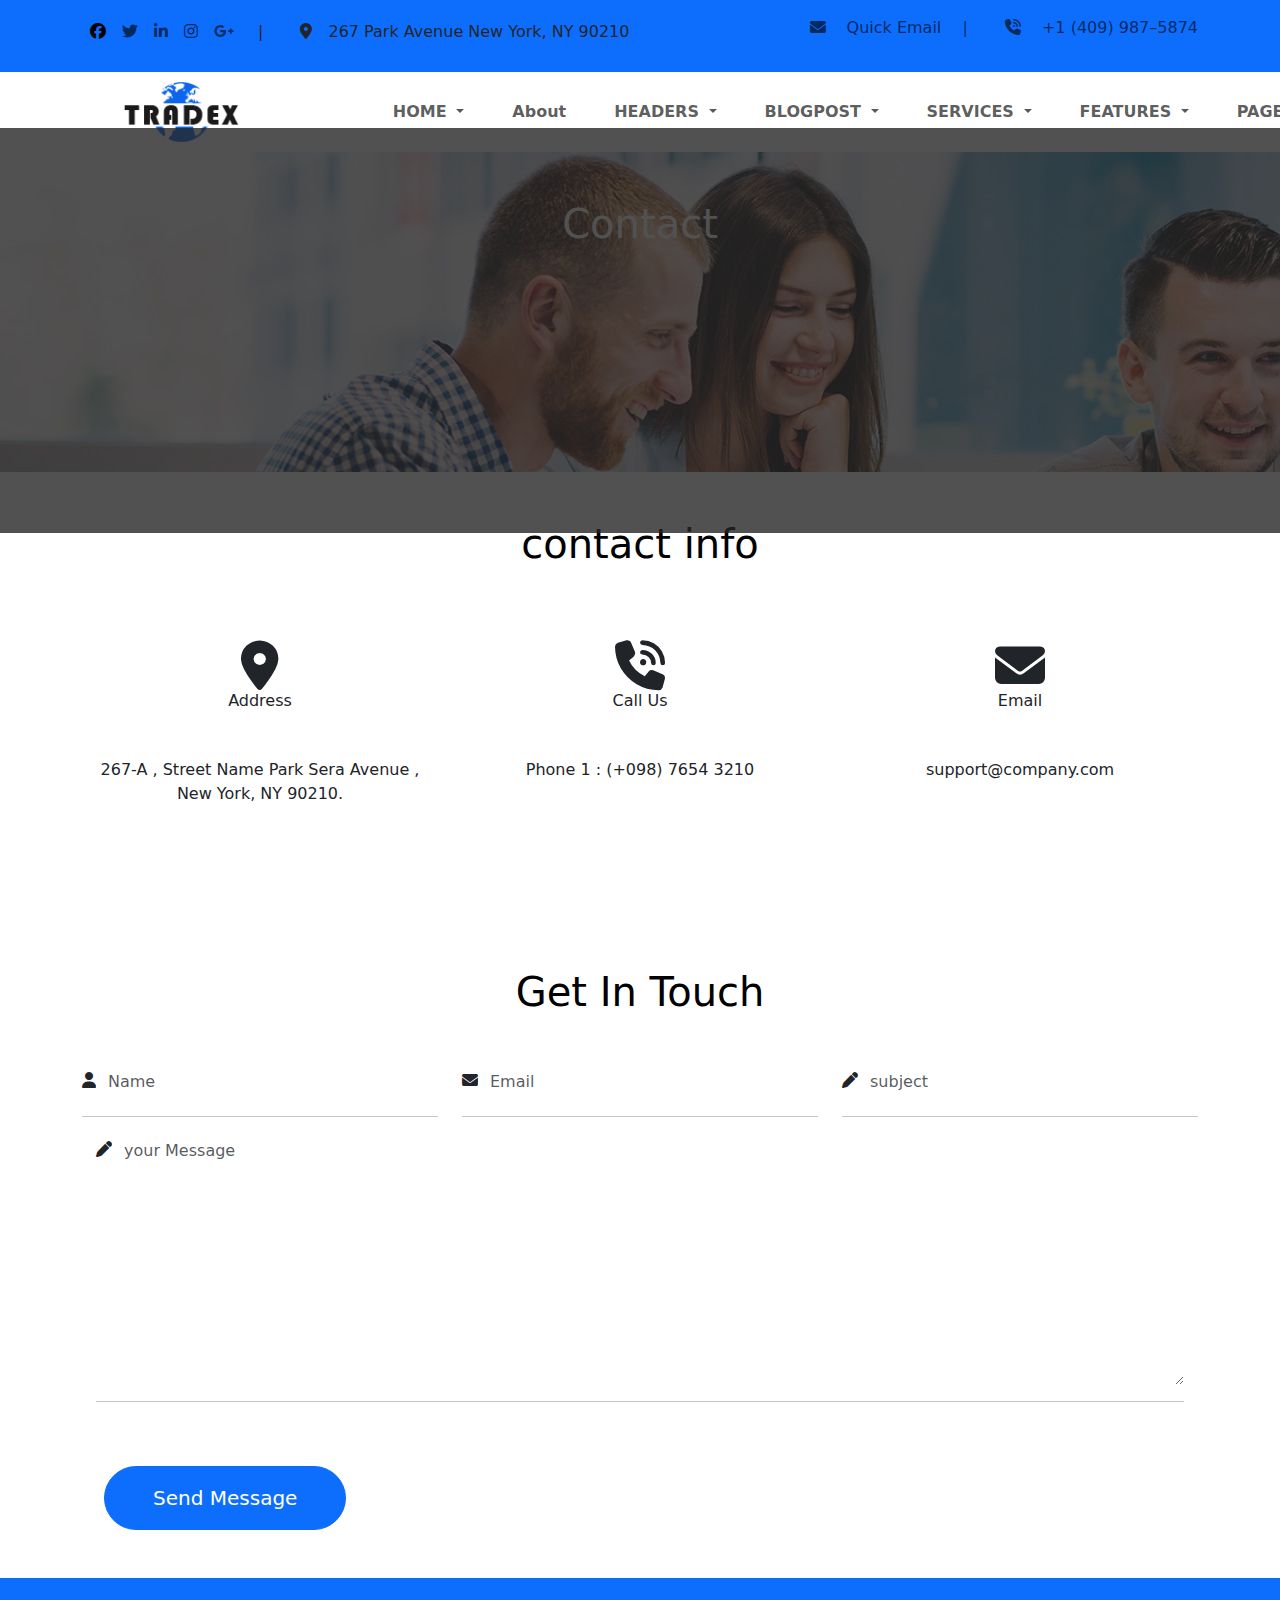
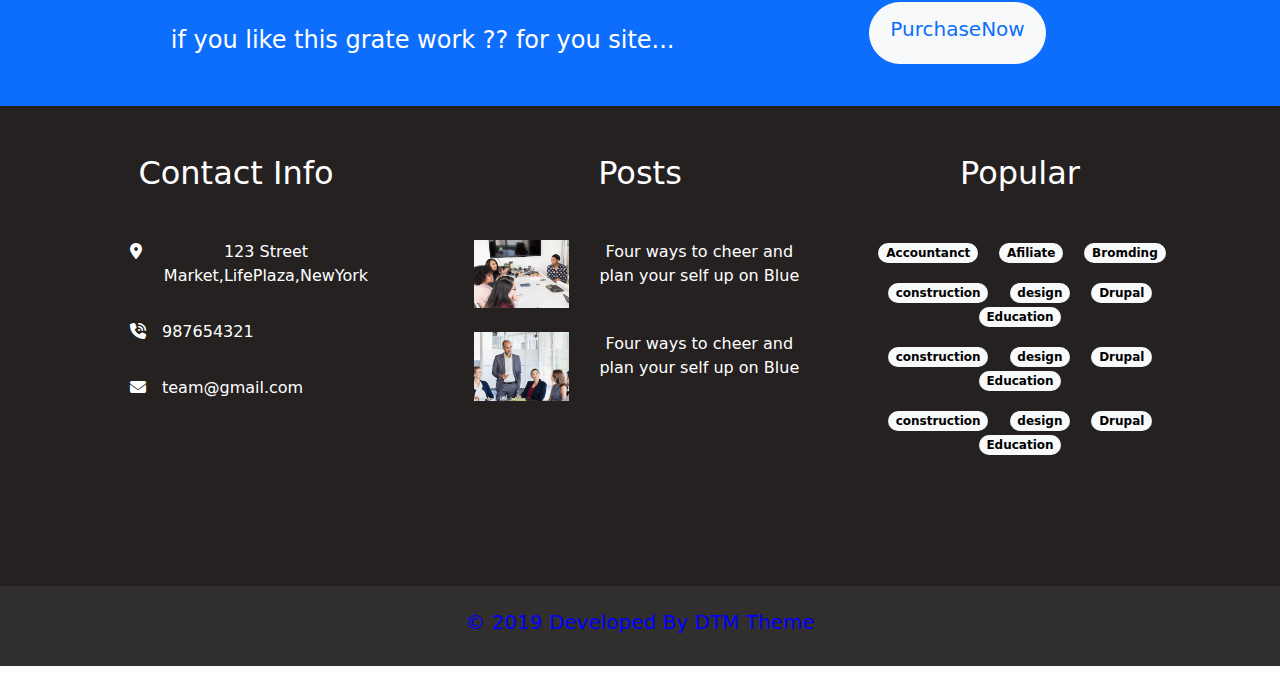
<file: project/contact.html>
<!DOCTYPE html>
<html lang="en">
<head>
    <meta charset="UTF-8">
    <meta name="viewport" content="width=device-width, initial-scale=1.0">
    <title>Document</title>
    <link
      rel="stylesheet"
      href="https://cdnjs.cloudflare.com/ajax/libs/font-awesome/6.6.0/css/all.min.css"
    />
    <link rel="stylesheet" href="css/style.css" />
    <link
      href="https://cdn.jsdelivr.net/npm/bootstrap@5.3.3/dist/css/bootstrap.min.css"
      rel="stylesheet"
      integrity="sha384-QWTKZyjpPEjISv5WaRU9OFeRpok6YctnYmDr5pNlyT2bRjXh0JMhjY6hW+ALEwIH"
      crossorigin="anonymous"/>
</head>
<body>
  <!-- <nav1> -->
     <nav class="navbar navbar-expand-lg   bg-primary"> 
        <div class="container">
          <button class="navbar-toggler" type="button" data-bs-toggle="collapse" data-bs-target="#navbarText" aria-controls="navbarText" aria-expanded="false" aria-label="Toggle navigation">
            <span class="navbar-toggler-icon"></span>
          </button>
          <div class="collapse navbar-collapse" id="navbarText">
            <ul class="navbar-nav me-auto mb-2 mb-lg-0">
              <li class="nav-item">
                <a class="nav-link active" aria-current="page" href="#"><i class="fa-brands fa-facebook"></i></a>
              </li>
              <li class="nav-item">
                <a class="nav-link" href="#"><i class="fa-brands fa-twitter"></i></a>
              </li>
              <li class="nav-item">
                <a class="nav-link" href="#"><i class="fa-brands fa-linkedin-in"></i></a>
              </li>
              <li class="nav-item">
                <a class="nav-link" href="#"><i class="fa-brands fa-instagram"></i></a>
              </li>
              <li class="nav-item">
                <a class="nav-link" href="#"><i class="fa-brands fa-google-plus-g"></i></a>
              </li>
          <p  class="mt-2" >      <span class="mx-3 mt-2">|</span> <span class="mx-3"><i class="fa-solid fa-location-dot"></i></span>267 Park Avenue New York, NY 90210</p>
            </ul>
            <span class="navbar-text">
            <p> <span class="mx-3"><i class="fa-solid fa-envelope"></i></span> Quick Email    <span class="mx-3">|</span> <span class="mx-3"><i class="fa-solid fa-phone-volume"></i></span> +1 (409) 987–5874</p>
            </span>
          </div>
        </div>
      </nav> 
    <!-- </nav1> -->
    <!-- <navbar2>  -->
    <nav class="navbar navbar-expand-lg bg-body-gradient"> 
        <div class="container">
            <div class="logos">
                <div class="logo">
          <a class="navbar-brand  " href="#"><img src="img/Trade-X-Logo.png" alt=""></a>
        </div>
        <button class="navbar-toggler" type="button" data-bs-toggle="collapse" data-bs-target="#navbarNavDropdown"
                aria-controls="navbarNavDropdown" aria-expanded="false" aria-label="Toggle navigation">
                <span class="navbar-toggler-icon"></span>
            </button>
    </div>
          <div class="collapse navbar-collapse mx-5  list" id="navbarNavDropdown">
            <ul class="navbar-nav me-auto mb-2 mb-lg-0">
                <li class="nav-item dropdown">
                    <a class="nav-link dropdown-toggle  px-4" href="index.html" role="button" data-bs-toggle="dropdown" aria-expanded="false">
                      HOME
                    </a>
                    <ul class="dropdown-menu">
                      <li><a class="dropdown-item" href="#">Action</a></li>
                      <li><a class="dropdown-item" href="#">Another action</a></li>
                      <li><hr class="dropdown-divider"></li>
                      <li><a class="dropdown-item" href="#">Something else here</a></li>
                    </ul>
                  </li>
              <li class="nav-item">
                <a class="nav-link  px-4" href="#">About</a>
              </li>
              <li class="nav-item dropdown">
                <a class="nav-link dropdown-toggle  px-4" href="#" role="button" data-bs-toggle="dropdown" aria-expanded="false">
                  HEADERS
                </a>
                <ul class="dropdown-menu">
                  <li><a class="dropdown-item" href="#">Action</a></li>
                  <li><a class="dropdown-item" href="#">Another action</a></li>
                  <li><hr class="dropdown-divider"></li>
                  <li><a class="dropdown-item" href="#">Something else here</a></li>
                </ul>
              </li>
              <li class="nav-item dropdown">
                <a class="nav-link dropdown-toggle  px-4" href="#" role="button" data-bs-toggle="dropdown" aria-expanded="false">
                  BLOGPOST
                </a>
                <ul class="dropdown-menu">
                  <li><a class="dropdown-item" href="#">Action</a></li>
                  <li><a class="dropdown-item" href="#">Another action</a></li>
                  <li><hr class="dropdown-divider"></li>
                  <li><a class="dropdown-item" href="#">Something else here</a></li>
                </ul>
              </li>
              <li class="nav-item dropdown">
                <a class="nav-link dropdown-toggle  px-4" href="#" role="button" data-bs-toggle="dropdown" aria-expanded="false">
                  SERVICES
                </a>
                <ul class="dropdown-menu">
                  <li><a class="dropdown-item" href="#">Action</a></li>
                  <li><a class="dropdown-item" href="#">Another action</a></li>
                  <li><hr class="dropdown-divider"></li>
                  <li><a class="dropdown-item" href="#">Something else here</a></li>
                </ul>
              </li>
              <li class="nav-item dropdown">
                <a class="nav-link dropdown-toggle  px-4" href="#" role="button" data-bs-toggle="dropdown" aria-expanded="false">
                  FEATURES
                </a>
                <ul class="dropdown-menu">
                  <li><a class="dropdown-item" href="#">Action</a></li>
                  <li><a class="dropdown-item" href="#">Another action</a></li>
                  <li><hr class="dropdown-divider"></li>
                  <li><a class="dropdown-item" href="#">Something else here</a></li>
                </ul>
              </li>
              <li class="nav-item dropdown">
                <a class="nav-link dropdown-toggle  px-4" href="#" role="button" data-bs-toggle="dropdown" aria-expanded="false">
                  PAGES
                </a>
                <ul class="dropdown-menu">
                  <li><a class="dropdown-item" href="#">Action</a></li>
                  <li><a class="dropdown-item" href="#">Another action</a></li>
                  <li><hr class="dropdown-divider"></li>
                  <li><a class="dropdown-item" href="#">Something else here</a></li>
                </ul>
              </li>
            </li>
            <li class="nav-item">
              <a class="nav-link  px-4 " href="contact.html">CONTACT</a>
            </li>
            </ul>
          </div>
        </div>
      </nav> 
    <!-- </navbar2> -->
     <!-- <cover> -->
     
    <div class="contact">
      <div class=" contact-overlay"> </div>
       <h1 class="text-center text-white pt-5 py-5 ">Contact</h1>
    </div>
   
     <!-- </cover> -->
      <!-- <get inf> -->
        <div class="get-inf">
          <p class="h1 mt-5 text-black text-center">contact info</p>
          <div class="container text-center">
            <div class="row">
              <div class="col-4 mt-5">
                <i class="fa-solid fa-location-dot icon mt-3"></i>
                <h6 class="mx-1">Address</h6>
                <p class="fw-light mt-5">267-A , Street Name Park Sera Avenue , New York, NY 90210.</p>
              </div>
              <div class="col-4 mt-5">
                <i class="fa-solid fa-phone-volume icon mt-3"></i>
                <h6 class="mx-3">Call Us</h6>
                <p class="fw-light mt-5 ">Phone 1 : (+098) 7654 3210</p>
              </div>
              <div class="col-4 mt-5">
                <i class="fa-solid fa-envelope icon mt-3"></i>
                <h6 class="mx-1">Email</h6>
                <p class="fw-light mt-5">support@company.com
                </p>
              </div>
            </div>
          </div>
      </div>
      <!-- </get inf> -->
       <!-- <get in touch> -->
<div class="get-touch">
  <p class="h1 mt-5 text-black text-center">Get In Touch
  </p>  
  <form id="addForm" class="mt-5 ">
    <div class="container text-center ">
      <div class="row">
        <div class="col-4">
          <div class="mb-3 d-flex">
            <i class="fa-solid fa-user mt-2"></i>
            <input class="form-control border-0  " placeholder="Name" name="fname">
          </div>
          <hr class="bg-primary mb-3">
        </div>
        <div class="col-4">
          <div class="mb-3 d-flex">
            <i class="fa-solid fa-envelope mt-2"></i>
            <input class="form-control  border-0 " placeholder="Email" name="Email">
          </div>
          <hr class="bg-primary">
        </div>
        <div class="col-4">
          <div class="mb-3 d-flex">
            <i class="fa-solid fa-pen mt-2"></i>
            <input class="form-control  border-0" placeholder="subject" name="subject">
          </div>
          <hr class="bg-primary">
        </div>
      </div>
    </div>
    <div class=" your-Message">
    <div class="mb-3 d-flex ">
      <i class="fa-solid fa-pen mt-2"></i>
      <textarea placeholder="your Message" name="your Message" class="form-control  border-0 " rows="10"></textarea>
     </div>
     <hr class="bg-primary">
    <div class="mb-5 ">
      <button type="button" class="btn btn-primary btn-lg mt-5  mx-2 p-3 px-5 ">Send Message</button>
      
    </div>
  </div>
  </form>
</div>
        <!--</get in touch>-->
     <div class="blue-section bg-primary ">
      <div class="row">
        <div class="col-8"><h4 class="text-white text-center mt-5">if you like this grate work ?? for you site...</h4></div>
        <div class="col-4 mt-4"><button type="button" class="btn btn-light text-primary "><h5 class="p-2">PurchaseNow</h5></button></div>
      </div>
     </div>
     <!-- <footer> -->
    <div class="footer">
        <div class="container text-center ">
            <div class="row">
              <div class="col-4">
               <h2 class="text-white mt-5 me-5 " id="text footer">Contact Info</h2>
              <div class="text-white d-flex mt-5 mx-5"><span ><i class="fa-solid fa-location-dot"></i></span><p class="mx-2">123 Street Market,LifePlaza,NewYork</p></div> 
              <div class="text-white d-flex mt-3  mx-5"><span><i class="fa-solid fa-phone-volume"></i></span><p class="mx-3"> 987654321</p></div> 
              <div class="text-white d-flex mt-3 mx-5"><span><i class="fa-solid fa-envelope"></i></span><p class="mx-3">team@gmail.com</p></div> 
             </div>
              <div class="col-4">
                <h2 class="text-white mt-5" >Posts</h2>
                <div class="footer-inner mt-5"; style="max-width:540px" ;>
                <div class="container text-center d-flex mt-5">
                  <div class="row">
                    <div class="col-sm-4"><img src="img/gallery2-1-360x260.png" alt=""></div>
                    <div class="col-sm-8  text-white"><p>Four ways to cheer and plan your self up on Blue</p>
                    </div>
                  </div>
                  </div>
                </div>
                <div class="footer-inner"; style="max-width:540px" ;>
                  <div class="container text-center d-flex mt-4">
                    <div class="row">
                      <div class="col-sm-4"><img src="img/footer2.jpg" alt=""></div>
                      <div class="col-sm-8  text-white"><p>Four ways to cheer and plan your self up on Blue</p>
                      </div>
                    </div>
                    </div>
                  </div>
              </div>
              <div class="col-4">
                <h2 class="text-white mt-5">Popular</h2>
                <div class="mt-5 ms-1">
                  <span class="badge rounded-pill text-bg-light mx-2">Accountanct</span>
                  <span class="badge rounded-pill text-bg-light mx-2">Afiliate</span>
                  <span class="badge rounded-pill text-bg-light mx-2">Bromding</span>
                </div>
                <div class="mt-3 mx-2">
                  <span class="badge rounded-pill text-bg-light mx-2">construction</span>
                  <span class="badge rounded-pill text-bg-light mx-2">design</span>
                  <span class="badge rounded-pill text-bg-light mx-2">Drupal</span>
                  <span class="badge rounded-pill text-bg-light mx-2">Education</span>
                </div>
                <div class="mt-3 mx-2">
                  <span class="badge rounded-pill text-bg-light mx-2">construction</span>
                  <span class="badge rounded-pill text-bg-light mx-2">design</span>
                  <span class="badge rounded-pill text-bg-light mx-2">Drupal</span>
                  <span class="badge rounded-pill text-bg-light mx-2">Education</span>
                </div>
                <div class="mt-3 mx-2">
                  <span class="badge rounded-pill text-bg-light mx-2">construction</span>
                  <span class="badge rounded-pill text-bg-light mx-2">design</span>
                  <span class="badge rounded-pill text-bg-light mx-2">Drupal</span>
                  <span class="badge rounded-pill text-bg-light mx-2">Education</span>
                </div>
              </div>
          </div>
       </div>
     </div>
   </div>
  <!-- </footer> -->
   <div class="footer1">
    <h5 class="pt-4">© 2019 Developed By DTM Theme</h3>
   </div>
    <script
      src="https://cdn.jsdelivr.net/npm/bootstrap@5.3.3/dist/js/bootstrap.bundle.min.js"
      integrity="sha384-YvpcrYf0tY3lHB60NNkmXc5s9fDVZLESaAA55NDzOxhy9GkcIdslK1eN7N6jIeHz"
      crossorigin="anonymous"
    ></script>
    <script src="js/script.js"></script>
    
</body>
</html>
</file>
<file: assigmnent 4/style.css>
*{
    margin: 0;
    padding: 0;
}
.container{
    width: 100%;
    background-color: black;
    height: 4rem;
    overflow: hidden; 
    display: flex;
}
.nav{
    width: 90%;
}
.logo{
    width: 10%;
    margin-left: 50px;
}
img{
    width: 100%;
}
.cap{
    width: 10%;
    margin-top: 20px;
    float:left;
}
.button {
    font-family: "Roboto" ,sans-serif;
    font-size: 20px;
    font-weight:  bold;
    background-color: rgb(7, 101, 81);
    text-align: center;
    border-radius:15px ;
    padding: 10px;
    text-decoration: none;
    color: aliceblue;
    margin-top: 50px;
  }
.inner{
    width: 80%;
    margin: auto;
    display: flex;
    margin-top: 50px;
    height: 3rem;
}
.part1{
    width: 30%;
}
h2{
   font-weight: bold;
   font-size: 40px;
   margin-left: 20px;
}
.part2{
    width: 40%;
    background-color: rgb(233, 228, 228);
    border-radius:30px ;
    display: flex;

 }

.list{
    
    margin: 2px;
   
    display: flex;
 }
  ul li{
    list-style-type: none;
    padding: 15px;

 }
 a{
    font-size: 16px;
    color: black;
    text-decoration:none ;
 }

.part3{
   width: 30%;
   margin-left: 50px;
   display: flex;
 }
.search{
    margin-left: 50px;
    height: 50px;
    width: 50px;
    border-radius: 50%;
    display: inline-block;
    background-color: rgb(233, 228, 228);
    text-align: center;
    
}
.fa-solid{
    margin-top: 15px;
}

.btn1{
    margin-top: 15px;
    margin-left: 10px;

}

.btn{
    font-family: "Roboto" ,sans-serif;
    font-size: 16px;
    font-weight:  bold;
    background-color: rgb(11, 11, 11);
    text-align: center;
    border-radius:20px ;
    padding:15px;
    text-decoration: none;
    color: white;
    
    /* padding-top: 20px; */

}
</file>
<file: assigmnent3/style.css>
.inner{
    display:flex;
    width: 100%;
}
 .float-container {
    background-color:  rgba(247, 247, 239, 0.89);
    border: 3px solid  rgba(247, 247, 239, 0.89);
    
    width: 30%;
    
    margin: 0 auto;
}
.float-child {
    width: 95%;
    margin:auto;
    margin-top: 1%;
    background-color: rgb(253, 232, 232);
    border: 5px solid rgb(253, 232, 232);
    /* border-bottom: 3px solid rgb(237, 207, 152); */
}  
h3{
    text-align: left;
}
.cap{
    text-align: left;
    padding-top: 5%;
    padding-left: 5%;
}

.logo{
    padding: 5%;
    width: 100px;
    /* width: 100px; */
}
.button {
    margin-top: 10px;
    padding: 15px 15px;
    font-size: 15px;
    border: none;
    border-radius: 15px;
    width: 15%;
    background-color: #6731e7;
    border: none;
    border-radius: 30px;
    
  }
</file>
<file: assigmnent6/style.css>
:root{
    --bg-color:#a7f5c6;
    --text-color:black;
    --main-color:#224F34;
    
}
/* <navbar> */

.navbar{
    height: 7rem;
    background-color: var(--bg-color);
}
.navbar-brand{
    color:  #224F34  !important;
    font-weight:bold; 
    font-size: 2em !important;
 

}
.button{
    border: 2px solid #224F34;
    width: 6rem;
    background-color:var(--bg-color) !important;
}
/* </navbar> */
/*   <backgrond> */
h1{   
font-weight: bold;
color:  #224F34  !important;
}
.header{
    text-align: left;
}
h6{
    color:  #224F34  !important;
}
.background{
    background-color:var(--bg-color);
}
h2 ,p{
    color: var(--main-color)  !important;
    text-align: center;  

}
.btn{
    padding: 14px 40px !important;
    text-align: left !important;
    background-color:var(--main-color) !important ;
    text-align: left !important;
    display: block   !important;
    width: 100%   !important;
}
#img1{
    background-color: #224F34;
    border-radius: 141px 45px 150px 82px;
    width: 50%;
    height: 50%;
}
/*   </backgrond> */
/* <bestselling>  */
section{
    width: 90%;
    margin: auto;
}
.cap{
    text-align: center;
}
.border{
    border-left: 2px solid black;
   margin: 0 20 0 20;
   text-align: center;
}
.card{
border-width: 0 !important;
}
/* <bestselling>  */
/* our product */
.list{
    display: flex;
    list-style: none;
    text-align: center;
    width: 50%;
    margin: auto;
}
.item{
    text-align: center;
    padding: 60px;
}
/* </our product> */
h3{
    text-align: center;
}
.cover{
    background-color: #a7f5c6;
    width: 80%;
    margin: auto !important;
}
.comma{
    text-align: left;
}
</file>
<file: assignment 2/style.css>
.inner{
    display:flex;
    width: 100%;
}
 .float-container {
    background-color:  rgba(247, 247, 239, 0.89);
    border: 3px solid  rgba(247, 247, 239, 0.89);
    
    width: 30%;
    
    margin: 0 auto;
}
.float-child {
    width: 95%;
    margin:auto;
    margin-top: 1%;
    background-color: rgb(253, 232, 232);
    border: 5px solid rgb(253, 232, 232);
    /* border-bottom: 3px solid rgb(237, 207, 152); */
}  
h1{
    text-align: left;
}
.cap{
    text-align: left;
    padding-top: 5%;
    padding-left: 5%;
}
.star{
    text-align: left;
    padding: 5%;
    border-bottom: 3px solid rgb(237, 207, 152);

}
.bottom{
    display: flex;
}

.logo{
    padding: 5%;
    width: 100px;
    /* width: 100px; */
}
</file>
<file: project/css/style.css>
* {
  margin: 0;
  padding: 0;
  box-sizing: border-box;
}
body{
  font-family: Arial, sans-serif;
  overflow-x: hidden;
}
/* <nav bar2> */
.container {
  width: 100% !important;
  
}
.logos {
  width: 30%;
}
.logo {
  width: 50%;
  margin-left: 40px;
}
.list {
  width: 70%;
}

.nav-item a {
  font-weight: 600;
}
img {
 max-width: 100%;
}
/* </nav bar2> */
/* <meet our clients> */
.inner
{ 
   width: 80%;
    margin: auto;
    display: flex;
}
.img{
    width: 20%;
}
/* </meet our clients> */
#img{
    height: 30rem;
}
.cover {
  width: 100%;
  overflow: hidden;
}
h2{
        font-weight: 900/* rtl:600 */;
}
.footer{
  background-color: rgb(37, 33, 33);
  height: 30rem;
}
.footer1{
  background-color: rgb(49, 46, 46);
}
.footer1 h5{
  text-align: center;
  color: blue;
  height: 5rem;
}
#text footer{
  margin-left:-50px ;
}
.blue-section{
  height: 8rem;
}
.btn{
  border-radius: 50px !important;
}
.icon{
  font-size: 50px;
}
.get-inf{
  height: 25rem;
}
textarea{
  resize: none;
}
.your-Message{
  width: 85% !important;
  margin: auto;
}
.contact{
  height: 20rem;
  background-image: url("../img/slider1.jpg");
}
.right-up{
width: 2rem;
height: 0.1rem;
margin-left: 3rem;
}
.right-down{
width: 5rem;
height: 0.1rem;
margin-top: 3px;
}
.left-up{
    width: 2rem;
    height: 0.1rem;
}
.left-down{
    width: 5rem;
    height: 0.1rem;
    margin-top: 3px;
}
#img-about{
  height: 30rem;
  width: 70%;
  margin-left: 33% !important;
}
.position-absolute{
  left: 150px;
  box-shadow: rgba(17, 17, 26, 0.1) 0px 4px 16px, rgba(17, 17, 26, 0.05) 0px 8px 32px;
}
.one-serve ,.serve-overlay{
  height:250px;
  border: 1px solid #6a6968;
}
.one-serve i{font-size: 3.125rem;}
.one-serve h4{font-size: 1.7rem;}
.serve-overlay{
position: absolute;
top: 100%;
width: 100%;
height: 100%;
animation-name: serve;
animation-duration: 0.5s;
}
.layer:hover .serve-overlay{
  display: block!important;
  top: 0%;
}
@keyframes serve {
  0%{ top: 100%; }
  100%{ top: 0%;}
}
.our-services .btn{
  background-color: var(--primaryColor);
  color: white;
}
.overlay{
  position: absolute;
  top: 0;
  left: 0;
  height:100%;
  width: 100%;
  background: rgba(14, 13, 13, 0.8);
  transition: opacity 0.5s ease;
  z-index: 1;
}
.contact-overlay{
  position: absolute;
  top: 0;
  left: 0;
  margin-top: 10%;
  height:45%;
  width: 100%;
  background: rgba(39, 38, 38, 0.8);
  transition: opacity 0.5s ease;
}
.cap-cover{
  position: absolute;
  bottom: 30% !important;
  text-align: center;
  z-index: 2;
  color: white;
  

}
.section3{
  height: 12rem;
}
.work-list{
  background-color: white !important;
  border: 0 !important;
}
.work-list ul li{
  list-style: none;
  text-decoration:none;

}
.nav-tabs {
  --bs-nav-tabs-border-width :0 !important;
}
.div-work{
  position: absolute;
  width: 90%;
  height: 20%;
  z-index: 999;
  bottom: 5%;
  margin-left: 10%;
}
.front, .back{
  position: absolute;
  backface-visibility: hidden;
  background-color: rgba(12, 101, 237, .8);
  color: white;
  align-items: center;
  justify-content: center;
  border-radius: 10px;
  width: 90%;
  margin: auto;
  height: 100%;
  text-align: center;
}
.front{
  transform: rotateY(180deg);

}
.back{
  transform: rotateY(180deg);

}
.img-work:hover .front{
  transform: rotateY(0deg);
  transition: all 0.5s;
  backface-visibility: hidden;

}
.fade:not(.show){
  display: none!important;
}
.creative-overlay{
  position: absolute;
  top: 50%;
  width: 80%;
  height: 50%;
  left: 20%;
  transition: all 0.5s;
  margin: auto;
}
.layer:hover .creative-overlay{
      display: block!important;
      top: 100%;
}
.fade:not(.show){
  display: none!important;
}
@keyframes creative-overlay {
  0%{ top: 50%; }
  50%{ top: 0%;}
}
.card:hover img {
  transform: scale(1.1) rotate(-3deg);
}
.cap-blog a{
  
  text-decoration: none;

}
.blog{
  border: 2px solid blac;
}
</file>
